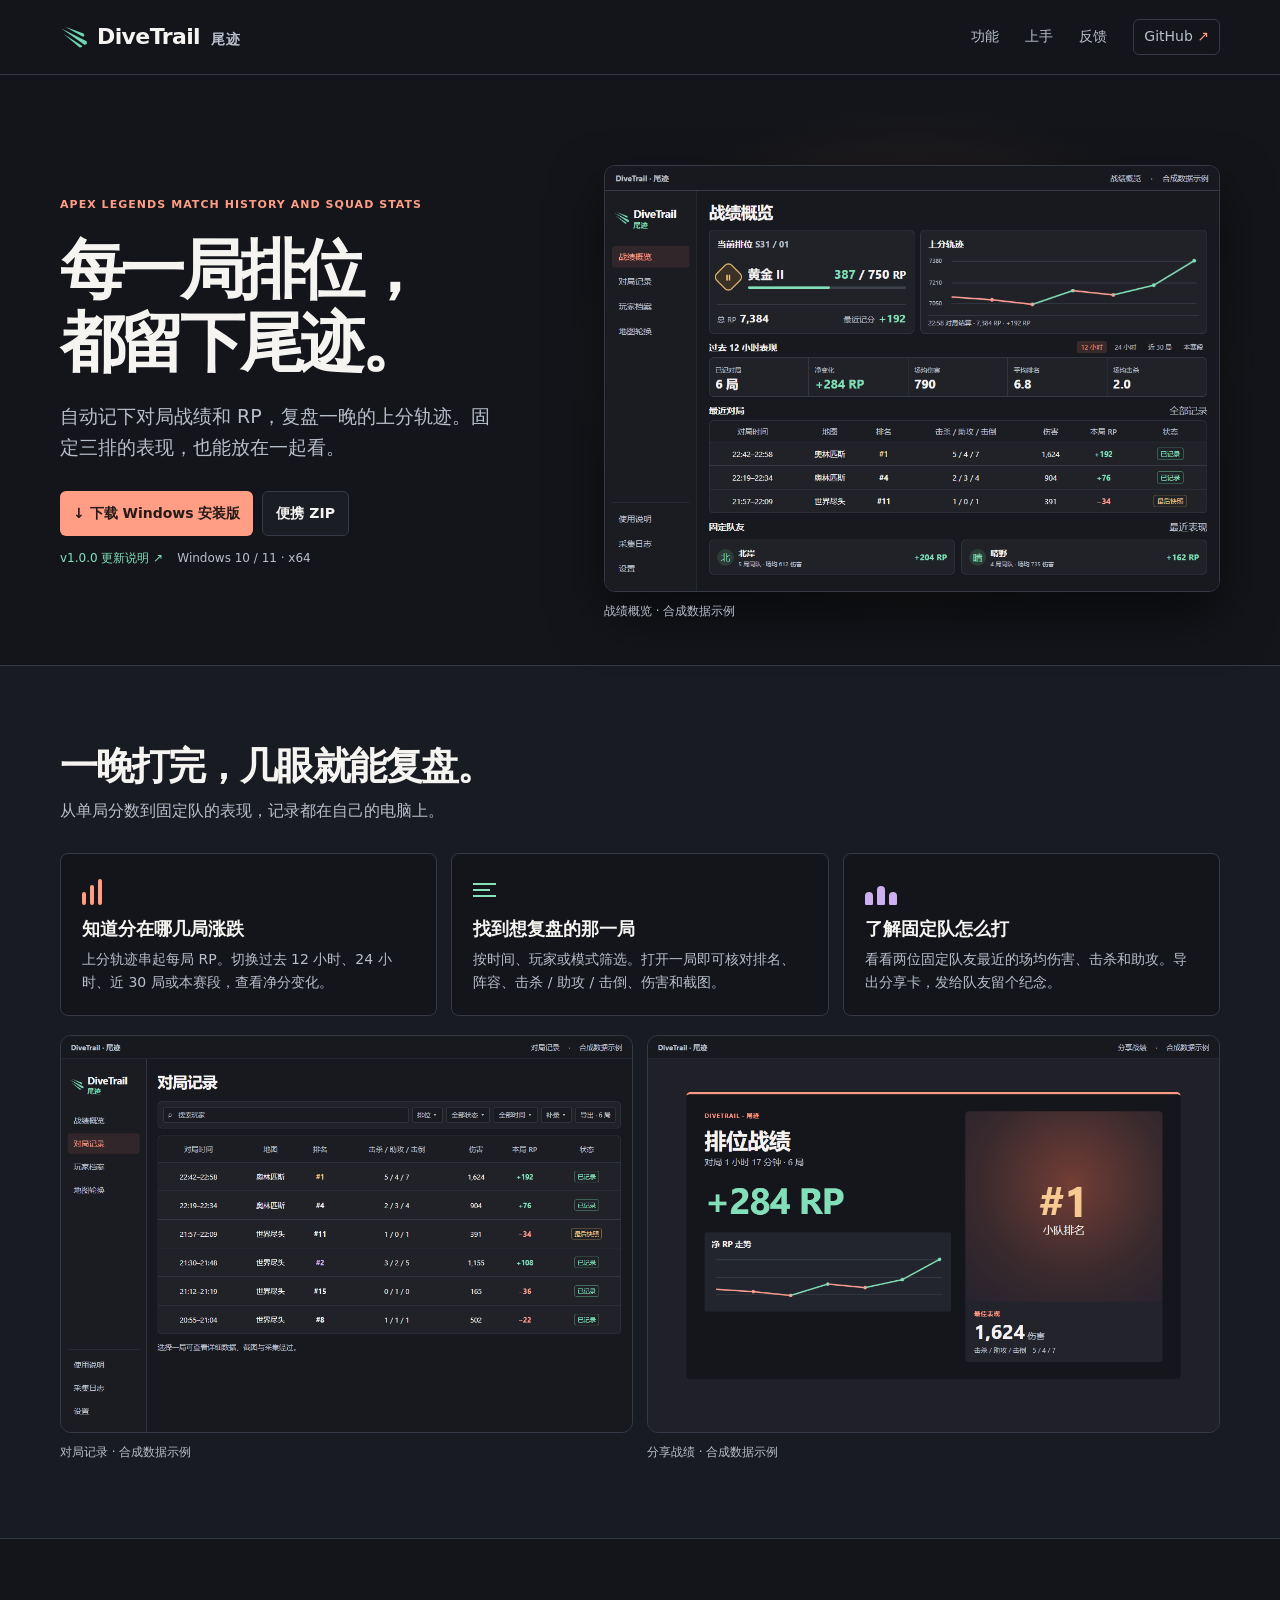
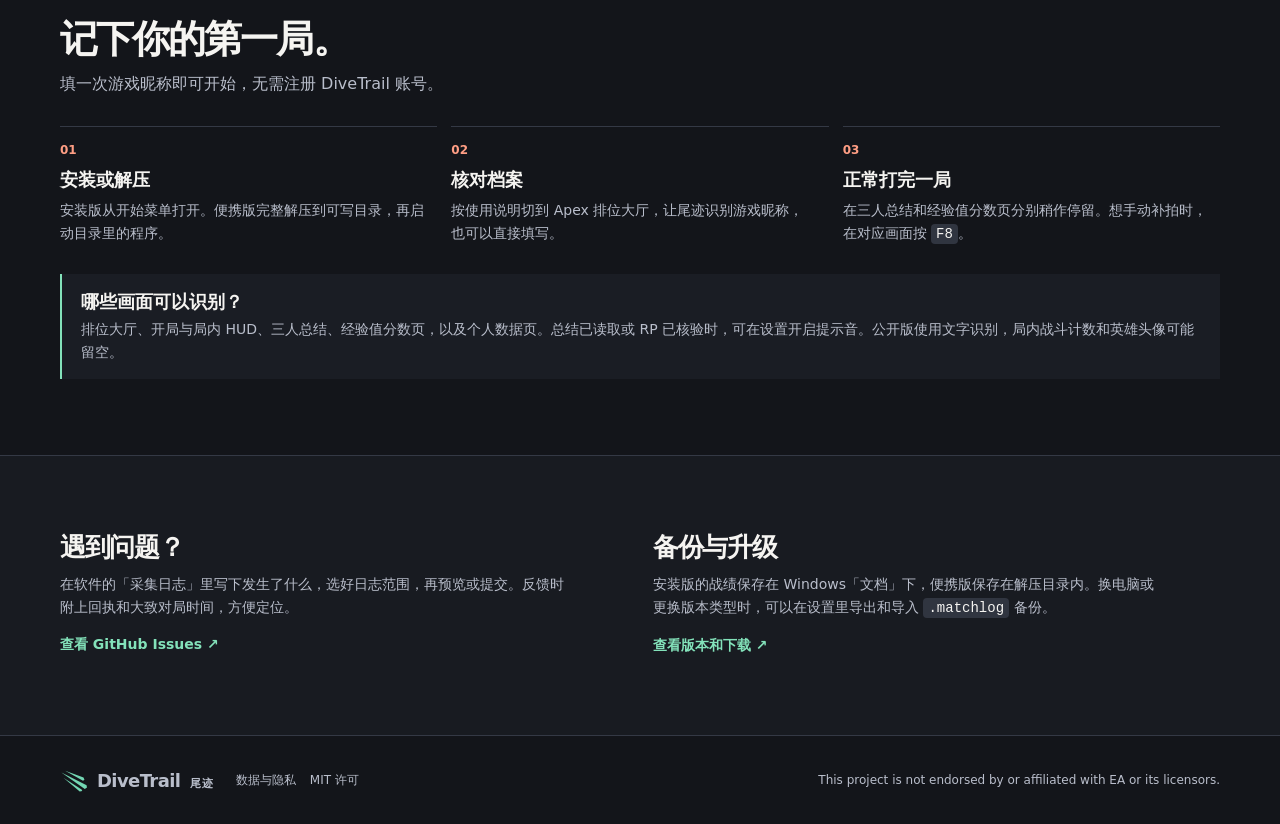
<file: site/index.html>
<!doctype html>
<html lang="zh-CN">
<head>
  <meta charset="utf-8">
  <meta name="viewport" content="width=device-width, initial-scale=1">
  <meta name="description" content="DiveTrail 尾迹是面向 Apex Legends 排位玩家的 Windows 本地战绩工具。自动记录对局、RP 轨迹和固定队表现。">
  <meta name="theme-color" content="#13151a">
  <title>DiveTrail · 尾迹 | Apex Legends 战绩记录</title>
  <link rel="icon" href="assets/divetrail-mark.svg" type="image/svg+xml">
  <link rel="stylesheet" href="site.css">
  <script defer src="releases.js"></script>
</head>
<body>
  <header class="header">
    <div class="shell header-inner">
      <a href="#top" class="wordmark" aria-label="DiveTrail 尾迹首页"><img class="trail-mark" src="assets/divetrail-mark.svg" width="27" height="27" alt=""><span>DiveTrail <small>尾迹</small></span></a>
      <nav aria-label="站点导航">
        <a href="#features">功能</a><a href="#start">上手</a><a href="#feedback">反馈</a>
        <a class="header-source" href="https://github.com/NeckoZo/DiveTrail">GitHub <span aria-hidden="true">↗</span></a>
      </nav>
    </div>
  </header>

  <main id="top">
    <section class="hero shell">
      <div class="hero-copy">
        <p class="eyebrow">Apex Legends match history and squad stats</p>
        <h1>每一局排位，<br>都留下尾迹。</h1>
        <p class="hero-description">自动记下对局战绩和 RP，复盘一晚的上分轨迹。固定三排的表现，也能放在一起看。</p>
        <div class="downloads" id="downloads" aria-label="下载 DiveTrail 1.0.0">
          <a class="button primary" id="setup-download" href="https://github.com/NeckoZo/DiveTrail/releases/download/v1.0.0/DiveTrail-1.0.0-setup-win-x64.exe">↓ 下载 Windows 安装版</a>
          <a class="button secondary" id="portable-download" href="https://github.com/NeckoZo/DiveTrail/releases/download/v1.0.0/DiveTrail-1.0.0-portable-win-x64.zip">便携 ZIP</a>
        </div>
        <p class="release-info"><a id="release-notes" href="https://github.com/NeckoZo/DiveTrail/releases/tag/v1.0.0">v1.0.0 更新说明 ↗</a><span>Windows 10 / 11 · x64</span></p>
      </div>
      <figure class="hero-example">
        <img src="assets/overview.webp" width="1040" height="720" alt="战绩概览示意图，包含当前段位、RP 折线、最近对局和两位固定队友的统计" fetchpriority="high">
        <figcaption>战绩概览 · 合成数据示例</figcaption>
      </figure>
    </section>

    <section id="features" class="band">
      <div class="shell">
        <div class="section-heading">
          <h2>一晚打完，几眼就能复盘。</h2>
          <p>从单局分数到固定队的表现，记录都在自己的电脑上。</p>
        </div>
        <div class="feature-grid">
          <article class="feature">
            <div class="feature-icon icon-graph" aria-hidden="true"><i></i><i></i><i></i></div>
            <h3>知道分在哪几局涨跌</h3>
            <p>上分轨迹串起每局 RP。切换过去 12 小时、24 小时、近 30 局或本赛段，查看净分变化。</p>
          </article>
          <article class="feature">
            <div class="feature-icon icon-table" aria-hidden="true"><i></i><i></i><i></i></div>
            <h3>找到想复盘的那一局</h3>
            <p>按时间、玩家或模式筛选。打开一局即可核对排名、阵容、击杀 / 助攻 / 击倒、伤害和截图。</p>
          </article>
          <article class="feature">
            <div class="feature-icon icon-squad" aria-hidden="true"><i></i><i></i><i></i></div>
            <h3>了解固定队怎么打</h3>
            <p>看看两位固定队友最近的场均伤害、击杀和助攻。导出分享卡，发给队友留个纪念。</p>
          </article>
        </div>
        <div class="example-grid">
          <figure>
            <img src="assets/records.webp" width="1040" height="720" loading="lazy" alt="对局记录示意图，展示日期、地图、名次、伤害、RP 和记录状态">
            <figcaption>对局记录 · 合成数据示例</figcaption>
          </figure>
          <figure>
            <img src="assets/share.webp" width="1040" height="720" loading="lazy" alt="分享卡示意图，展示一晚净增 RP、对局时长、趋势和最佳表现">
            <figcaption>分享战绩 · 合成数据示例</figcaption>
          </figure>
        </div>
      </div>
    </section>

    <section id="start" class="shell start">
      <div class="section-heading">
        <h2>记下你的第一局。</h2>
        <p>填一次游戏昵称即可开始，无需注册 DiveTrail 账号。</p>
      </div>
      <ol class="steps">
        <li><h3>安装或解压</h3><p>安装版从开始菜单打开。便携版完整解压到可写目录，再启动目录里的程序。</p></li>
        <li><h3>核对档案</h3><p>按使用说明切到 Apex 排位大厅，让尾迹识别游戏昵称，也可以直接填写。</p></li>
        <li><h3>正常打完一局</h3><p>在三人总结和经验值分数页分别稍作停留。想手动补拍时，在对应画面按 <kbd>F8</kbd>。</p></li>
      </ol>
      <div class="callout">
        <h3>哪些画面可以识别？</h3>
        <p>排位大厅、开局与局内 HUD、三人总结、经验值分数页，以及个人数据页。总结已读取或 RP 已核验时，可在设置开启提示音。公开版使用文字识别，局内战斗计数和英雄头像可能留空。</p>
      </div>
    </section>

    <section id="feedback" class="band final-band">
      <div class="shell final-grid">
        <div>
          <h2>遇到问题？</h2>
          <p>在软件的「采集日志」里写下发生了什么，选好日志范围，再预览或提交。反馈时附上回执和大致对局时间，方便定位。</p>
          <a href="https://github.com/NeckoZo/DiveTrail/issues" class="text-link">查看 GitHub Issues ↗</a>
        </div>
        <div>
          <h2>备份与升级</h2>
          <p>安装版的战绩保存在 Windows「文档」下，便携版保存在解压目录内。换电脑或更换版本类型时，可以在设置里导出和导入 <code>.matchlog</code> 备份。</p>
          <a href="https://github.com/NeckoZo/DiveTrail/releases" class="text-link">查看版本和下载 ↗</a>
        </div>
      </div>
    </section>
  </main>

  <footer class="shell footer">
    <a href="#top" class="wordmark"><img class="trail-mark" src="assets/divetrail-mark.svg" width="27" height="27" alt=""><span>DiveTrail <small>尾迹</small></span></a>
    <div><a href="https://github.com/NeckoZo/DiveTrail/blob/main/PRIVACY.md">数据与隐私</a><a href="https://github.com/NeckoZo/DiveTrail/blob/main/LICENSE">MIT 许可</a></div>
    <p>This project is not endorsed by or affiliated with EA or its licensors.</p>
  </footer>
</body>
</html>
</file>
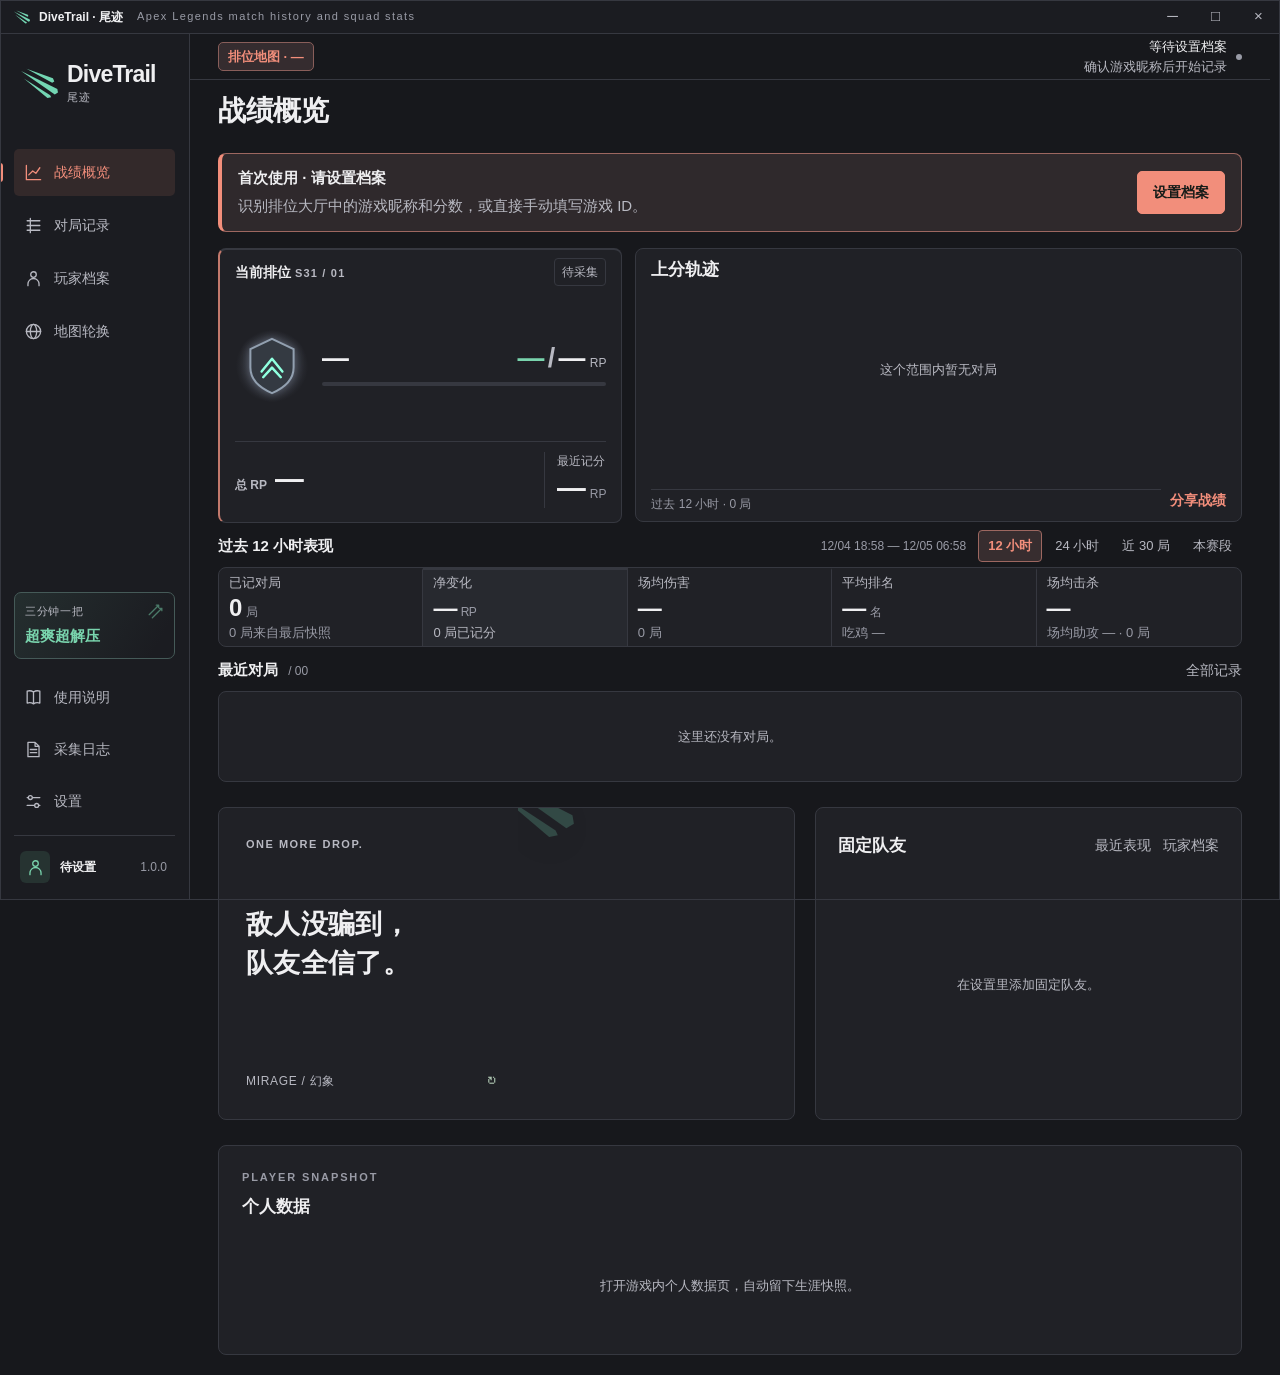
<file: ui/index.html>
<!doctype html>
<html data-artwork="public" lang="zh-CN" data-theme="dark">
<head>
<meta charset="utf-8"><meta name="viewport" content="width=device-width,initial-scale=1">
<meta http-equiv="Content-Security-Policy" content="default-src 'self' data: http://127.0.0.1:*; script-src 'self'; style-src 'self' 'unsafe-inline'; img-src 'self' data:; connect-src 'self' http://127.0.0.1:*">
<title>DiveTrail · 尾迹</title>
<link rel="icon" href="assets/brand/divetrail-mark.svg" type="image/svg+xml"><link rel="stylesheet" href="style.css"><link rel="stylesheet" href="desktop.css"><link rel="stylesheet" href="diagnostics.css"><link rel="stylesheet" href="maps.css">
</head>
<body>
<div class="window-titlebar"><div class="pywebview-drag-region window-drag"><img src="assets/brand/divetrail-mark.svg" alt=""><span>DiveTrail · 尾迹</span><small>Apex Legends match history and squad stats</small></div><div class="window-buttons"><button data-window="minimize" aria-label="最小化">─</button><button data-window="maximize" aria-label="最大化或还原">□</button><button data-window="close" class="window-close" aria-label="收起到托盘" title="收起到托盘">×</button></div></div>
<aside class="sidebar">
  <button class="brand" id="website-btn" type="button" aria-label="打开 DiveTrail 官网" title="打开 DiveTrail 官网"><img src="assets/brand/divetrail-mark.svg" alt=""><div>DiveTrail<small>尾迹</small></div></button>
  <nav aria-label="主导航">
    <button class="nav active" data-nav="overview"><svg viewBox="0 0 24 24" aria-hidden="true"><path d="M3 3v18h18M6 15l5-5 4 3 5-7"/></svg>战绩概览</button>
    <button class="nav" data-nav="matches"><svg viewBox="0 0 24 24" aria-hidden="true"><path d="M4 6h16M4 12h16M4 18h16M8 3v18"/></svg>对局记录</button>
    <button class="nav" data-nav="teammates"><svg viewBox="0 0 24 24" aria-hidden="true"><circle cx="12" cy="7" r="3.5"/><path d="M5 21v-2a7 7 0 0 1 14 0v2"/></svg>玩家档案</button>
    <button class="nav" data-nav="maps"><svg viewBox="0 0 24 24" aria-hidden="true"><circle cx="12" cy="12" r="9"/><ellipse cx="12" cy="12" rx="4" ry="9"/><path d="M3 12h18"/></svg>地图轮换</button>
  </nav>
  <div class="sidebar-bottom">
    <div class="framework-motto"><span>三分钟一把</span><strong>超爽超解压</strong><svg viewBox="0 0 24 24" aria-hidden="true"><path d="M4 16 16 4M13 4h3v3M8 20 20 8M17 8h3v3"/></svg></div>
    <div class="sidebar-tools">
      <button class="nav" id="usage-btn" aria-haspopup="dialog"><svg viewBox="0 0 24 24" aria-hidden="true"><path d="M12 5a9 9 0 0 0-8-1v15a9 9 0 0 1 8 1 9 9 0 0 1 8-1V4a9 9 0 0 0-8 1zm0 0v15"/></svg>使用说明</button>
      <button class="nav" id="capture-diagnostics-btn" aria-haspopup="dialog"><svg viewBox="0 0 24 24" aria-hidden="true"><path d="M5 3h9l5 5v13H5zM14 3v5h5M8 12h8M8 16h8"/></svg>采集日志</button>
      <button class="nav" id="settings-btn" aria-haspopup="dialog"><svg viewBox="0 0 24 24" aria-hidden="true"><path d="M4 7h16M4 17h16"/><circle cx="8" cy="7" r="2.5"/><circle cx="16" cy="17" r="2.5"/></svg>设置</button>
    </div>
    <button class="text-button release-update" id="release-update" hidden></button>
    <div class="sidebar-profile"><div class="avatar apex-avatar"><svg class="sidebar-icon" viewBox="0 0 24 24" aria-hidden="true"><circle cx="12" cy="7" r="3.5"/><path d="M5 21v-2a7 7 0 0 1 14 0v2"/></svg></div><strong id="profile-name">捍卫者</strong><button class="version" id="changelog-btn" aria-label="查看版本历史" title="版本历史">1.0.0</button></div>
  </div>
</aside>
<main>
  <header class="topbar"><span class="season-chip" id="ranked-map-caption">排位地图 · —</span><div class="capture-status"><i id="capture-dot"></i><div><strong id="capture-state">准备就绪</strong><small id="capture-message">等待 Apex</small><progress id="recognition-progress" max="3" aria-label="对局识别进度" hidden></progress></div></div></header>
  <div class="content">
    <div class="page-heading"><h1 id="page-title">战绩概览</h1></div>
    <aside id="profile-notice" class="panel profile-notice" hidden><div><h2 id="profile-notice-title">首次使用 · 请设置档案</h2><p id="profile-notice-message"></p></div><button type="button" class="button primary" id="profile-setup">设置档案</button></aside>
    <aside id="profile-change-notice" class="panel profile-notice" hidden><div><h2>检测到昵称变化</h2><p id="profile-change-message"></p></div><button type="button" class="button primary" id="profile-change-open">核对档案</button></aside>
    <section id="overview-view">
      <div class="hero-grid">
        <article class="panel rank-card">
          <div class="panel-heading"><h2>当前排位 <span class="season-chip" id="season-caption">S31 / 01</span></h2><span class="pill" id="rank-source">缓存</span></div>
          <div class="rank-body">
            <div class="rank-halo"><img class="rank-emblem" id="rank-icon" src="assets/brand/rank-fallback.svg" alt="段位"></div>
            <div class="rank-info">
              <div class="rank-headline"><h2 id="rank-name">—</h2><div class="rank-progress"><strong id="rank-progress">—</strong><span>/</span><span id="rank-capacity">—</span><em>RP</em></div></div>
              <div class="progress-track" id="rank-track" role="progressbar" aria-label="本段晋级进度" title="当前段位内的分数进度"><i id="progress-fill"></i></div>
            </div>
          </div>
          <div class="rank-footer">
            <div id="total-rp" tabindex="0" aria-describedby="rank-cache-time"><span class="total-rp-label">总 RP</span><strong id="total-rp-value">—</strong><small class="rank-tooltip" id="rank-cache-time"></small></div>
            <div><small>最近记分</small><strong id="latest-delta"><span id="latest-delta-value">—</span><em>RP</em></strong></div>
          </div>
        </article>
        <article class="panel trend-panel">
          <div class="panel-heading"><h2>上分轨迹</h2></div>
          <div id="chart"></div>
          <div class="trend-footer"><div id="chart-caption" class="chart-caption"></div><button type="button" class="text-button" id="share-overview-btn" aria-haspopup="dialog">分享战绩</button></div>
        </article>
      </div>
      <div class="section-title"><h2 id="metrics-title">过去 12 小时表现</h2><div class="metrics-controls"><span id="metrics-caption"></span><div class="overview-tools">
        <div class="time-buttons" role="group" aria-label="战绩范围"><button type="button" data-overview-range="12">12 小时</button><button type="button" data-overview-range="24">24 小时</button><button type="button" data-overview-range="30">近 30 局</button><button type="button" data-overview-range="all">本赛段</button></div>
      </div></div></div><div class="metrics" id="metrics"></div>
      <div class="section-title"><h2>最近对局 <span id="recent-count"></span></h2><div class="section-actions"><button class="text-button" data-nav="matches">全部记录</button></div></div><div class="panel table-panel" id="recent-table"></div>
      <section class="performance-section" id="performance-insights" aria-label="对局表现细分"></section>
      <div class="analysis-grid"><article class="hero-panel" id="hero-panel"><div class="hero-grid-art"></div><div class="hero-copy"><span class="eyebrow">ONE MORE DROP.</span><h2 id="hero-line">猎杀来了<br>也是两枪。</h2><div class="hero-signature"><div><span id="hero-name">VANTAGE / 万蒂奇</span><small id="hero-skin"></small></div><button class="icon-button" id="shuffle-hero" aria-label="换个英雄" title="换个英雄">↻</button></div></div><div class="hero-art-frame" id="hero-art-frame"><img id="hero-art" class="hero-art" src="assets/brand/divetrail-mark.svg" alt="万蒂奇"></div></article><article class="panel friends-panel"><div class="panel-heading"><h2>固定队友</h2><div class="metrics-controls"><button type="button" class="text-button" id="friends-recent-btn" aria-haspopup="dialog" title="按首页当前范围查看每位队友的场均数据和近期伤害">最近表现</button><button type="button" class="text-button" data-nav="teammates" title="查看完整的玩家档案和英雄使用数据">玩家档案</button></div></div><div id="friends-list"></div></article></div>
      <section class="panel profile-panel" id="profile-panel"><div class="panel-heading"><div><span class="eyebrow">PLAYER SNAPSHOT</span><h2>个人数据</h2></div><span id="profile-snapshot-time" class="subtle"></span></div><div id="profile-snapshot-content"></div></section>
    </section>
    <section id="matches-view" hidden>
      <div class="panel match-toolbar">
        <label class="search-field"><span>⌕</span><input id="match-search" placeholder="搜索玩家" aria-label="搜索玩家"></label>
        <select id="mode-filter" aria-label="筛选模式"><option value="all">全部模式</option><option value="ranked">排位</option><option value="casual">匹配</option><option value="event">活动</option></select>
        <div class="filters"><button class="filter active" data-filter="all" aria-pressed="true">全部</button><button class="filter" data-filter="wins" aria-pressed="false">吃鸡</button></div>
        <select id="status-filter" aria-label="筛选状态"><option value="all">全部状态</option><option value="recorded">已记录</option><option value="incomplete">待补全</option><option value="snapshot">最后快照</option><option value="ongoing" hidden>进行中</option></select>
        <details id="custom-time"><summary class="button" id="match-time-label">全部时间</summary>
          <div class="panel custom-time-menu">
            <span class="subtle">对局时间 · UTC+8</span>
            <div class="time-buttons" role="group" aria-label="对局时间范围">
              <button type="button" data-match-hours="all" aria-pressed="true">全部时间</button>
              <button type="button" data-match-hours="12" aria-pressed="false">近 12 小时</button>
              <button type="button" data-match-hours="24" aria-pressed="false">近 24 小时</button>
              <button type="button" data-match-hours="168" aria-pressed="false">近 7 天</button>
            </div>
            <div class="time-range-inputs">
              <div class="time-boundary" role="group" aria-label="起始时间"><label for="match-start">从</label><input id="match-start" type="date" aria-label="起始日期"><select id="match-start-hour" aria-label="起始小时" disabled><option value="">时</option></select><select id="match-start-minute" aria-label="起始分钟" disabled><option value="">分</option></select></div>
              <div class="time-boundary" role="group" aria-label="结束时间"><label for="match-end">至</label><input id="match-end" type="date" aria-label="结束日期"><select id="match-end-hour" aria-label="结束小时" disabled><option value="">时</option></select><select id="match-end-minute" aria-label="结束分钟" disabled><option value="">分</option></select></div>
            </div>
            <button type="button" class="text-button" id="match-time-clear">清除日期</button>
          </div>
        </details>

        <details class="supplement-actions"><summary class="button">补录</summary><div class="panel supplement-menu"><button class="button" id="new-match-btn">＋ 添加记录</button><button class="button" id="import-btn">↥ 上传截图</button><button type="button" class="button" id="merge-matches-btn" aria-haspopup="dialog">合并同局</button></div></details>
        <button class="button" id="export-btn" title="导出当前结果">导出 · 0 局</button>
      </div>
      <button type="button" class="text-button" id="undo-merge-btn" hidden>撤销上次合并</button><div id="hero-match-filter" class="hero-match-filter" hidden><span id="hero-match-filter-label"></span><button type="button" class="text-button" id="hero-match-filter-clear">清除英雄筛选 ×</button></div><div class="panel table-panel" id="matches-table"></div><details class="panel recovery-panel"><summary>采集线索 <span id="recovery-count"></span></summary><button type="button" class="text-button" data-open-folder="inbox">打开待识别截图 ↗</button><div id="recovery-list"></div></details><details class="panel recovery-panel"><summary>局内快照 <span id="backup-count"></span></summary><div id="backup-list"></div></details>
    </section>
    <section id="teammates-view" hidden>
      <article class="panel player-heroes">
        <div class="panel-heading"><div><h2>赛段表现</h2><span id="hero-stats-scope" class="subtle"></span></div>
          <label class="hero-player-control">玩家<select id="hero-player" aria-label="选择查看英雄统计的玩家"></select></label>
        </div>
        <p id="hero-player-summary" class="subtle" aria-live="polite"></p>
        <div id="player-performance"></div>
        <div class="section-title profile-hero-heading"><h3>英雄使用统计</h3></div>
        <div class="table-panel" id="player-hero-table"></div>
      </article>
      <div class="section-title"><h2>固定队友</h2></div>
      <div class="teammate-grid" id="teammate-grid"></div>
    </section>
    <section id="maps-view" hidden>
      <div class="section-title map-section-heading"><h2>当前轮换</h2><button type="button" class="button" id="map-refresh">刷新轮换</button></div>
      <div id="map-rotation" aria-label="当前与下一张地图"></div>
      <div class="section-title map-section-heading"><h2>地图战绩</h2><select id="map-scope" aria-label="地图战绩模式"><option value="all">全部模式</option><option value="ranked">排位</option><option value="casual">匹配</option><option value="event">活动</option></select></div>
      <div id="map-stats"></div>
    </section>
  </div>
</main>
<dialog id="profile-setup-dialog" aria-labelledby="profile-setup-title">
  <form id="profile-setup-form">
    <div class="dialog-header"><h2 id="profile-setup-title">建立本机档案</h2><button type="button" class="icon-button" data-close="profile-setup-dialog" aria-label="关闭">×</button></div>
    <p class="subtle">点「开始识别」，切回 Apex 并停留在排位大厅。识别结束后会提醒你回到 DiveTrail。</p>
    <div class="profile-scan">
      <button type="button" class="button primary" id="profile-scan-btn">开始识别</button>
      <p id="profile-scan-status" role="status"></p>
    </div>
    <label>Apex 游戏昵称<input name="self_name" type="text" maxlength="64" required autocomplete="off" spellcheck="false" placeholder="可直接手动填写游戏内显示的 ID"></label>
    <div class="dialog-footer"><button type="button" class="text-button" id="profile-setup-settings">打开设置</button><button type="submit" class="button primary">确认并开始</button></div>
  </form>
</dialog>
<dialog id="profile-change-dialog" aria-labelledby="profile-change-title">
  <div class="dialog-header"><h2 id="profile-change-title">这是同一个账号吗？</h2><button type="button" class="icon-button" data-close="profile-change-dialog" aria-label="暂不处理">×</button></div>
  <dl class="profile-identity"><div><dt>当前档案</dt><dd id="profile-change-current"></dd></div><div><dt>大厅昵称</dt><dd id="profile-change-detected"></dd></div></dl>
  <div class="profile-choice"><strong>新建档案</strong><p>适用于切换账号。旧档案保留，新昵称使用独立战绩。</p></div>
  <div class="profile-choice"><strong>合并到原档案</strong><p>适用于同一账号改名。合并前会自动备份数据库。</p></div>
  <p class="profile-change-error" id="profile-change-error" role="alert" hidden></p>
  <div class="dialog-footer profile-change-actions"><button type="button" class="text-button" data-close="profile-change-dialog" autofocus>暂不处理</button><button type="button" class="button" data-profile-choice="new">新建档案</button><button type="button" class="button primary" data-profile-choice="merge">备份并合并</button></div>
</dialog>
<dialog id="usage-dialog" aria-labelledby="usage-title">
  <div class="dialog-header"><h2 id="usage-title">使用说明</h2><button type="button" class="icon-button" data-close="usage-dialog" aria-label="关闭">×</button></div>
  <ol class="usage-steps">
    <li><strong>全自动识别</strong><p>首次建立档案后，DiveTrail 会自动读取 Apex 前台的排位大厅、开局倒计时、局内快照、赛后总结、经验值页的 RP，以及个人数据页。打完可以切到总结和经验值页，补齐本局数据。</p></li>
    <li><strong><kbd>F8</kbd> 手动补拍</strong><p>想补拍总结或分数时，在对应的 Apex 页面按 F8。</p></li>
    <li><strong>听音效确认进度</strong><p>总结已读取、RP 已核验时会按设置播放提示音。可在「设置 → 采集与音效」试听并选择提醒时机。</p></li>
    <li><strong>暂停或退出</strong><p>窗口右上角的 × 会收起到 Windows 托盘。在设置里暂停或继续记录，右键托盘图标可完全退出。</p></li>
    <li><strong>遇到问题</strong><p>在 <button type="button" class="text-button inline-guide-link" id="usage-feedback">采集日志</button> 描述遇到的问题。漏记或错记时，附上大致对局时间和当时看到的游戏页面。</p></li>
  </ol>
  <div class="dialog-footer usage-actions"><button type="button" class="button" id="usage-return" data-close="usage-dialog" autofocus>返回</button></div>
</dialog>
<dialog id="settings-dialog" aria-labelledby="settings-title">
  <form id="settings-form" novalidate>
    <div class="dialog-header"><h2 id="settings-title">设置</h2><button class="icon-button" type="button" data-close="settings-dialog" aria-label="关闭">×</button></div>
    <div class="settings-columns">
      <section class="settings-section" aria-labelledby="settings-profile-title">
        <h3 id="settings-profile-title">账户与显示</h3>
        <label class="settings-field">我的昵称<input name="self_name" required maxlength="64"></label>
        <div class="form-row">
          <label class="settings-field">固定队友 1<input name="friend_one" maxlength="64" placeholder="选填"></label>
          <label class="settings-field">固定队友 2<input name="friend_two" maxlength="64" placeholder="选填"></label>
        </div>
        <label class="settings-field">主题<select name="theme"><option value="dark">深色 · 夜航</option><option value="slate">中间色 · 岩灰</option><option value="light">浅色 · 晨雾</option></select></label>
        <label class="settings-toggle"><input type="checkbox" name="reduce_motion">减少界面动效</label>
        <label class="settings-toggle"><input type="checkbox" name="show_hero_board">首页英雄卡</label>
        <div class="settings-group">
          <label class="settings-toggle"><input type="checkbox" name="auto_season">自动切换赛季</label>
          <div class="form-row">
            <label class="settings-field">赛季<input name="season" required></label>
            <label class="settings-field">赛段<select name="split"><option value="1">01</option><option value="2">02</option></select></label>
          </div>
        </div>
      </section>
      <section class="settings-section" aria-labelledby="settings-game-title">
        <div class="setting-inline settings-recording-heading"><h3 id="settings-game-title">采集与音效</h3><button type="button" class="button" id="record-control">暂停记录</button></div>
        <div class="settings-group">
          <label class="settings-toggle settings-disabled" title="结算页打开后仍会自动识别"><input type="checkbox" name="auto_switch" disabled><span>自动采集结算页<small>自动切页暂不可用</small></span></label>
          <label class="settings-toggle" title="游戏在前台时延后识别任务，减少局内资源占用"><input type="checkbox" name="low_impact"><span>游戏优先<small>局内仅采集，结算后识别</small></span></label>
          <label class="settings-toggle"><input type="checkbox" name="debug_mode">调试状态</label>
          <label class="settings-toggle"><input type="checkbox" name="start_on_login">登录 Windows 后启动</label>
        </div>
        <div class="settings-group sound-settings">
          <h4>结算音效</h4>
          <div class="sound-choice">
            <label class="settings-field">提示音<select name="settlement_tone"><option value="summary">提示音 A</option><option value="rank">提示音 B</option><option value="end">提示音 C</option></select></label>
            <button type="button" class="button" id="sound-preview" aria-label="试听所选音效">试听</button>
          </div>
          <label class="settings-toggle"><input type="checkbox" name="sound_end_enabled">进入赛后</label>
          <label class="settings-toggle"><input type="checkbox" name="sound_summary_enabled">总结已读取</label>
          <label class="settings-toggle"><input type="checkbox" name="sound_rank_enabled">RP 已核验</label>
        </div>
      </section>
      <section class="settings-section" aria-labelledby="settings-retention-title">
        <h3 id="settings-retention-title">截图保留</h3>
        <div class="settings-group">
          <label class="settings-toggle"><input type="checkbox" name="auto_cleanup">定期清理截图</label>
          <label class="settings-inline-number"><span>临时截图</span><span><input type="number" name="cleanup_temporary_days" min="1" max="3650" required>天</span></label>
          <label class="settings-inline-number"><span>待补录截图</span><span><input type="number" name="cleanup_review_days" min="1" max="3650" required>天</span></label>
          <label class="settings-inline-number"><span>原始截图</span><span><input type="number" name="cleanup_original_days" min="1" max="3650" required>天</span></label>
          <div class="data-buttons">
            <button type="button" class="button" data-open-folder="screenshots">打开截图</button>
            <button type="button" class="button" id="cleanup-btn">清理截图</button>
          </div>
        </div>
        <div class="settings-group">
          <h4>本地数据</h4>
          <div class="data-buttons"><button type="button" class="button" id="backup-export" title="将本地战绩打包为 .matchlog 备份">导出备份</button><button type="button" class="button" id="backup-import">导入备份</button><button type="button" class="button" data-open-folder="data">打开目录</button><button type="button" class="button danger-button" id="reset-btn" title="清空战绩、分数校准和截图，需再次确认">重置数据</button></div>
        </div>
      </section>
      <section class="settings-section" aria-labelledby="settings-highlights-title">
        <h3 id="settings-highlights-title">精彩对局</h3>
        <div class="settings-group">
          <label class="settings-inline-number"><span>高光保留</span><span><input type="number" name="highlight_days" min="0" max="3650" required>天</span></label>
          <button type="button" class="button" data-open-folder="highlights">打开高光</button>
          <small class="settings-note">0 天为永久保留。</small>
        </div>
        <div class="settings-group">
          <h4>高光门槛</h4>
          <div class="highlight-fields">
            <label class="settings-field">个人击杀 ≥<input type="number" name="highlight_kills" min="0" max="500" required></label>
            <label class="settings-field">团队击杀 ≥<input type="number" name="highlight_team_kills" min="0" max="500" required></label>
            <label class="settings-field">个人伤害 ≥<input type="number" name="highlight_damage" min="0" max="100000" required></label>
            <label class="settings-field">本局 RP ≥<input type="number" name="highlight_rp" min="0" max="3000" required></label>
          </div>
          <small class="settings-note">满足任一条件即可，填 0 关闭该条件。</small>
        </div>
      </section>
    </div>
    <div class="dialog-footer"><span id="settings-save-status" role="status">设置自动保存</span><button class="button" type="submit">完成</button></div>
  </form>
</dialog>
<dialog id="import-preview-dialog" aria-labelledby="import-preview-title">
  <form method="dialog">
    <div class="dialog-header"><h2 id="import-preview-title">核对补图分组</h2><button type="submit" value="cancel" class="icon-button" aria-label="关闭">×</button></div>
    <p id="import-preview-message" class="subtle"></p>
    <ol id="import-preview-list"></ol>
    <div class="dialog-footer"><button type="submit" value="cancel" class="button" autofocus>取消</button><button type="submit" value="confirm" class="button primary">确认补入</button></div>
  </form>
</dialog>
<dialog id="capture-diagnostics-dialog" aria-labelledby="capture-diagnostics-title">
  <div class="dialog-header"><h2 id="capture-diagnostics-title">采集日志</h2><button class="icon-button" data-close="capture-diagnostics-dialog" aria-label="关闭">×</button></div>
  <p class="diagnostics-note" id="capture-diagnostics-note"></p>
  <textarea id="capture-diagnostics-text" readonly aria-label="采集日志记录" spellcheck="false"></textarea>
  <div class="diagnostics-actions"><button type="button" class="button" id="cloud-logs-download" hidden>下载云端日志</button><button type="button" class="button" id="capture-diagnostics-refresh">刷新</button><button type="button" class="button" id="capture-diagnostics-copy">复制事件</button><button type="button" class="button" id="capture-diagnostics-export">导出日志</button></div>
  <section id="diagnostics-upload" class="diagnostics-upload" aria-label="匿名反馈">
    <label for="diagnostics-feedback" class="diagnostics-feedback-label">反馈说明 <span class="subtle">选填</span></label>
    <textarea id="diagnostics-feedback" rows="2" maxlength="1000" placeholder="发生了什么？可附上大致的对局时间" aria-describedby="diagnostics-feedback-hint"></textarea>
    <p id="diagnostics-feedback-hint" class="subtle">最多 1,000 字。说明会原样发送，请避开账号、联系方式和本机路径。</p>
    <fieldset id="diagnostics-range"><legend>随反馈发送</legend>
      <label><input type="radio" name="diagnostics-range" value="24h" checked>最近 24 小时日志</label>
      <label><input type="radio" name="diagnostics-range" value="all">全部保留日志</label>
      <label><input type="radio" name="diagnostics-range" value="none">仅发送说明</label>
    </fieldset>
    <div class="diagnostics-upload-footer">
      <p id="diagnostics-upload-status" role="status" class="subtle">匿名日志包含采集时间、事件类型和报告内编号。</p>
      <div class="diagnostics-actions">
        <button type="button" class="button" id="diagnostics-preview">预览</button>
        <button type="button" class="button primary" id="diagnostics-submit">提交</button>
      </div>
    </div>
  </section>
</dialog>
<dialog id="cloud-logs-auth" aria-labelledby="cloud-logs-auth-title">
  <form id="cloud-logs-auth-form">
    <div class="dialog-header"><h2 id="cloud-logs-auth-title">下载云端日志</h2><button type="button" class="icon-button" data-close="cloud-logs-auth" aria-label="关闭">×</button></div>
    <label>管理口令<input type="password" name="pin" inputmode="numeric" autocomplete="off" pattern="[0-9]{6}" required></label>
    <div class="dialog-footer"><button type="button" class="button" data-close="cloud-logs-auth">取消</button><button type="submit" class="button primary">下载</button></div>
  </form>
</dialog>
<dialog id="community-dialog" aria-labelledby="anonymous-title">
  <div class="dialog-header"><h2 id="anonymous-title">匿名战绩统计</h2><button class="icon-button" data-close="community-dialog" aria-label="关闭">×</button></div>
  <section id="anonymous-upload" class="anonymous-upload">
    <p class="subtle">自愿参与社区统计。只发送开启后完成且经过预览的对局，含日期、赛段、模式、英雄、名次和伤害。</p>
    <label class="settings-toggle"><input id="anonymous-enabled" type="checkbox">允许匿名上传</label>
    <div class="diagnostics-actions">
      <button type="button" class="button" id="anonymous-preview" disabled>预览本次上传</button>
      <button type="button" class="button primary" id="anonymous-send" hidden>确认上传</button>
      <button type="button" class="button" id="anonymous-summary" disabled>查看社区统计</button>
    </div>
    <p id="anonymous-status" role="status" class="subtle">默认关闭</p>
  </section>
</dialog>
<dialog id="share-overview-dialog" aria-labelledby="share-overview-title">
  <div class="dialog-header"><h2 id="share-overview-title">今晚战绩</h2><button class="icon-button" data-close="share-overview-dialog" aria-label="关闭">×</button></div>
  <div class="share-options">
    <label class="settings-toggle"><input type="checkbox" id="share-hide-names" checked>隐藏玩家名</label>
    <label class="share-skin-label">英雄立绘 <select id="share-skin" disabled><option value="">默认立绘</option></select></label>
  </div>
  <canvas id="share-card" width="960" height="520" aria-label="战绩分享图预览"></canvas>
  <div class="dialog-footer"><button class="button" id="share-save-btn">保存图片</button><button class="button primary" id="share-copy-btn">复制图片</button></div>
</dialog>
<dialog id="reset-dialog"><div class="dialog-header"><h2>重置本地数据</h2><button class="icon-button" data-close="reset-dialog">×</button></div><div id="reset-content"></div></dialog>
<dialog id="friends-recent-dialog" aria-labelledby="friends-recent-title"><div class="dialog-header"><div><h2 id="friends-recent-title">固定队友 · 近 12 小时</h2><span class="subtle">各项按已识别的数据计算</span></div><button type="button" class="icon-button" data-close="friends-recent-dialog" aria-label="关闭">×</button></div><div class="table-panel" id="friends-recent-content"></div></dialog>
<dialog id="merge-dialog" aria-labelledby="merge-title">
  <form id="merge-form">
    <div class="dialog-header"><h2 id="merge-title">合并同一局的记录</h2><button type="button" class="icon-button" data-close="merge-dialog" aria-label="关闭">×</button></div>
    <div id="merge-selection">
      <p class="subtle">选择同一场对局的两条记录，先核对时间、排名、伤害和 RP。</p>
      <label>第一条记录<select id="merge-first" required></select></label>
      <label>第二条记录<select id="merge-second" required></select></label>
    </div>
    <div id="merge-preview" hidden></div>
    <p id="merge-error" role="alert" hidden></p>
    <div class="dialog-footer">
      <button type="button" class="text-button" id="merge-edit-selection" hidden>重新选择</button>
      <button type="button" class="button" data-close="merge-dialog">取消</button>
      <button type="submit" class="button primary" id="merge-submit">核对记录</button>
    </div>
  </form>
</dialog>
<dialog id="detail-dialog"><div class="dialog-header"><div><span class="eyebrow">MATCH REPORT</span><h2>对局详情</h2></div><button class="icon-button" data-close="detail-dialog" aria-label="关闭">×</button></div><div id="detail-body"></div></dialog>
<dialog id="cleanup-dialog"><form id="cleanup-form"><div class="dialog-header"><h2>清理本地截图</h2><button class="icon-button" type="button" data-close="cleanup-dialog">×</button></div><label class="radio-label"><input type="radio" name="mode" value="temporary" checked> 仅清理已处理的临时截图</label><label class="radio-label"><input type="radio" name="mode" value="expired"> 按已保存的保留期限清理</label><label class="radio-label"><input type="radio" name="mode" value="all"> 清理全部已处理截图</label><p class="subtle">战绩数据、英雄样本和待识别任务保留。</p><div class="dialog-footer"><span id="cleanup-result"></span><button class="button primary" type="submit">开始清理</button></div></form></dialog>
<dialog id="image-dialog"><div class="dialog-header"><h2>原始截图</h2><button class="icon-button" data-close="image-dialog">×</button></div><img id="evidence-image" alt="原始游戏截图"></dialog>
<dialog id="changelog-dialog" aria-labelledby="changelog-title"><div class="dialog-header"><div><span class="eyebrow">WHAT'S NEW</span><h2 id="changelog-title">版本历史</h2></div><button class="icon-button" data-close="changelog-dialog" aria-label="关闭">×</button></div><div id="changelog-content"></div><details id="tray-mascot" class="tray-mascot" hidden><summary>托盘彩蛋</summary><img src="assets/brand/divetrail-mascot.svg" alt="叼玫瑰的小水怪"></details></dialog>
<dialog id="new-match-dialog"><form id="new-match-form"><div class="dialog-header"><h2>添加对局记录</h2><button class="icon-button" type="button" data-close="new-match-dialog">×</button></div><div class="form-row"><label>对局时间<input name="time" type="datetime-local" required></label><label>模式<select name="mode"><option value="ranked">排位</option><option value="casual">匹配</option><option value="event">活动</option></select></label><label>排名<input name="placement" type="number" min="1" max="30"></label><label>本局 RP<input name="delta" type="number" min="-3000" max="3000"></label></div><div id="manual-players"></div><div class="dialog-footer"><span>只填已知数据</span><button type="submit" class="button primary">保存记录</button></div></form></dialog><div id="toast" class="toast" role="status" hidden></div><datalist id="hero-names"></datalist>
<script src="climb-chart.js"></script><script src="match-filters.js"></script><script src="overview.js"></script><script src="maps.js"></script><script src="app.js"></script><script src="window-layout.js"></script>
</body></html>
</file>
<file: site/site.css>
:root {
  color-scheme: dark;
  --background: #13151a;
  --surface: #1a1d24;
  --edge: #343945;
  --white: #f5f4f1;
  --quiet: #b9becb;
  --accent: #ff9e84;
  --mint: #83e2ba;
  --font: "Segoe UI", "Microsoft YaHei UI", "PingFang SC", system-ui, sans-serif;
  font: 16px/1.65 var(--font);
  color: var(--white);
  background: var(--background);
}

* { box-sizing: border-box; }
body, figure, h1, h2, h3, p { margin: 0; }
main[id], section[id] { scroll-margin-top: 22px; }
a { color: inherit; text-decoration: none; }
a:focus-visible { outline: 2px solid var(--mint); outline-offset: 5px; border-radius: 4px; }
img { display: block; width: 100%; height: auto; }
p { color: var(--quiet); }
.shell { width: min(1160px, calc(100% - 64px)); margin-inline: auto; }
.header { border-bottom: 1px solid var(--edge); }
.header-inner { min-height: 74px; display: flex; align-items: center; justify-content: space-between; gap: 18px; }
.wordmark { display: inline-flex; align-items: center; gap: 10px; font-size: 22px; font-weight: 760; white-space: nowrap; letter-spacing: -.6px; }
.wordmark small { margin-left: 4px; font-size: .62em; color: var(--quiet); letter-spacing: .08em; }
.trail-mark { flex: none; width: 27px; height: 27px; }
nav { display: flex; align-items: center; flex-wrap: wrap; justify-content: end; gap: clamp(12px, 2.1vw, 26px); font-size: 14px; color: var(--quiet); }
nav a:hover, .release-info a:hover, .footer a:hover, .text-link:hover { color: var(--white); }
.header-source { padding: 5px 10px; border: 1px solid var(--edge); border-radius: 6px; }
.header-source span { color: var(--accent); }

.hero { display: grid; grid-template-columns: minmax(0,.88fr) minmax(0,1.12fr); align-items: center; gap: clamp(20px, 5vw, 60px); min-height: 560px; padding-block: clamp(52px, 7vw, 92px) 44px; }
.hero-copy { padding-bottom: 21px; }
.eyebrow { color: var(--accent); font-size: 11px; font-weight: 700; letter-spacing: .095em; text-transform: uppercase; }
.hero h1 { margin: 18px 0 21px; font-size: clamp(42px, 5.1vw, 74px); line-height: 1.13; letter-spacing: -.075em; font-weight: 810; }
.hero-description { max-width: 23em; font-size: clamp(16px, 1.5vw, 19px); }
.downloads { display: flex; flex-wrap: wrap; gap: 9px; margin-top: 27px; }
.button { display: inline-flex; align-items: center; min-height: 45px; padding: 9px 13px; font-size: 14px; border-radius: 6px; font-weight: 700; transition: transform 140ms, background 140ms; }
.button:hover { transform: translateY(-2px); }
.primary { background: var(--accent); color: #271b19; }
.primary:hover { background: #ffc3b2; }
.secondary { border: 1px solid var(--edge); background: var(--surface); }
.secondary:hover { background: #2a2e38; }
.release-info { display: flex; gap: 8px 14px; flex-wrap: wrap; margin-top: 13px; font-size: 12px; color: var(--quiet); }
.release-info a { color: var(--mint); }
.hero-example { position: relative; }
.hero-example::before { content: ""; position: absolute; z-index: -1; inset: -13% -5% 1%; background: radial-gradient(ellipse, #72473366 0%, transparent 72%); pointer-events: none; }
.hero-example img, .example-grid img { border-radius: 11px; border: 1px solid var(--edge); background: #171a20; }
.hero-example img { box-shadow: 0 24px 52px #0008; }
figcaption { margin-top: 10px; color: var(--quiet); font-size: 12px; }

.band { border-block: 1px solid var(--edge); background: #181b21; }
.band .shell, .start { padding-block: clamp(44px, 6vw, 76px); }
.section-heading { margin-bottom: 28px; }
h2 { font-size: clamp(24px, 3vw, 40px); line-height: 1.25; letter-spacing: -.05em; }
.section-heading p { margin-top: 8px; }
.feature-grid, .steps { display: grid; grid-template-columns: repeat(3, minmax(0,1fr)); gap: 14px; }
.feature { border: 1px solid var(--edge); border-radius: 8px; background: var(--background); padding: 21px; }
h3 { font-size: 18px; line-height: 1.4; }
.feature p, .steps p { font-size: 14px; margin-top: 7px; }
.feature-icon { width: 32px; height: 30px; display: flex; gap: 4px; align-items: flex-end; margin-bottom: 11px; color: var(--accent); }
.icon-graph i { width: 4px; border-radius: 3px; height: 13px; background: currentColor; }
.icon-graph i:nth-child(2) { height: 20px; }
.icon-graph i:nth-child(3) { height: 26px; }
.icon-table { flex-direction: column; justify-content: center; align-items: flex-start; color: var(--mint); }
.icon-table i { height: 2px; width: 23px; background: currentColor; }
.icon-table i:nth-child(2) { width: 17px; }
.icon-squad { color: #cdb0f1; }
.icon-squad i { width: 8px; height: 13px; border-radius: 6px 6px 2px 2px; background: currentColor; }
.icon-squad i:nth-child(2) { height: 19px; }
.example-grid { display: grid; grid-template-columns: repeat(2,minmax(0,1fr)); gap: 14px; margin-top: 19px; }

.steps { list-style: none; padding: 0; margin: 0; counter-reset: step; }
.steps li { counter-increment: step; border-top: 1px solid var(--edge); padding: 14px 12px 6px 0; }
.steps li::before { content: "0" counter(step); display: block; color: var(--accent); font-size: 12px; font-weight: 750; margin-bottom: 6px; font-variant-numeric: tabular-nums; }
kbd, code { padding: 2px 5px; background: #303540; color: var(--white); border-radius: 4px; font-family: ui-monospace, monospace; }
.callout { margin-top: 22px; padding: 15px 19px; border-left: 2px solid var(--mint); background: var(--surface); }
.callout p { margin-top: 4px; font-size: 14px; }
.final-grid { display: grid; grid-template-columns: repeat(2,minmax(0,1fr)); gap: 26px; }
.final-grid h2 { font-size: clamp(21px, 2vw, 27px); }
.final-grid p { margin: 9px 0 12px; max-width: 36em; font-size: 14px; }
.text-link { color: var(--mint); font-size: 14px; font-weight: 650; }
.footer { display: flex; flex-wrap: wrap; align-items: center; gap: 10px 22px; min-height: 90px; padding-block: 20px; }
.footer .wordmark { font-size: 18px; }
.footer div { display: flex; gap: 14px; }
.footer a, .footer p { color: var(--quiet); font-size: 12px; }
.footer p { margin-left: auto; }

@media (max-width: 890px) {
  .hero { grid-template-columns: minmax(0,1fr); padding-top: 54px; }
  .hero-copy { padding-bottom: 0; }
  .hero-example { max-width: 640px; margin-top: 10px; }
  .hero-example::before { inset: -5% 0 0; }
}
@media (max-width: 610px) {
  .shell { width: calc(100% - 34px); }
  .header-inner { min-height: 62px; gap: 7px; }
  .header .wordmark { font-size: 17px; gap: 6px; }
  .header .wordmark small { display: none; }
  .header nav { gap: 8px; font-size: 12px; }
  .header-source { padding: 3px 5px; }
  .hero h1 { font-size: clamp(35px, 8vw, 48px); }
  .feature-grid, .example-grid, .steps, .final-grid { grid-template-columns: 1fr; }
  .footer p { flex-basis: 100%; margin-left: 0; }
}
@media (prefers-reduced-motion: reduce) {
  .button { transition: none; }
  .button:hover { transform: none; }
}
</file>
<file: ui/style.css>
@font-face{font-family:Archivo;src:url(assets/fonts/archivo.ttf) format('truetype');font-weight:100 900;font-display:swap}
:root{color-scheme:dark;--bg:#0d1418;--sidebar:#10191e;--panel:#162127;--panel-2:#1a282d;--input:#101a20;--text:#e4eae5;--muted:#8ea4ab;--faint:#647e87;--line:#2b3c42;--green:#b9d793;--orange:#ed835f;--red:#ed8b79;--gold:#d5be83;--font:Archivo,'Microsoft YaHei UI','Segoe UI',sans-serif;--radius:8px;--shadow:0 24px 100px #0007}
:root[data-theme=light]{color-scheme:light;--bg:#eceee6;--sidebar:#e3e8de;--panel:#f4f5ee;--panel-2:#e8eddf;--input:#f9faf4;--text:#263c37;--muted:#60786d;--faint:#7b8e82;--line:#cdd7c8;--green:#4a773e;--orange:#b95237;--red:#bd513f;--gold:#85662f;--shadow:0 24px 100px #304b3620}
*{box-sizing:border-box}body{margin:0;background:var(--bg);color:var(--text);font:14px var(--font);min-width:980px}button,input,select{font:inherit}button{background:none;border:0;color:inherit;cursor:pointer}button:disabled{opacity:.55;cursor:wait}a{color:inherit;text-decoration:none}input,select{background:var(--input);border:1px solid var(--line);border-radius:5px;color:var(--text);padding:9px 11px;min-width:0}input:focus,select:focus,button:focus-visible{outline:2px solid var(--green);outline-offset:3px}input[type=checkbox],input[type=radio]{accent-color:var(--green)}[hidden]{display:none!important}h1,h2,h3,p{margin:0}h2{font-size:17px;font-weight:600}h3{font-size:14px;font-weight:600}small{font-size:12px}em{font-style:normal}strong{font-weight:650}.eyebrow{display:block;font-size:10px;font-weight:650;letter-spacing:1.9px;color:var(--faint)}.subtle,.muted{color:var(--muted);font-size:12px}.positive{color:var(--green)}.negative{color:var(--red)}.pill{font-size:11px;padding:4px 7px;border:1px solid var(--line);border-radius:4px;white-space:nowrap;color:var(--muted)}
.sidebar{position:fixed;inset:0 auto 0 0;width:190px;background:var(--sidebar);border-right:1px solid var(--line);padding:27px 14px 17px;display:flex;flex-direction:column;z-index:5}.brand{display:flex;gap:9px;align-items:center;padding:0 5px;margin-bottom:45px}.brand img{width:35px;height:35px}.brand>div{font-size:23px;font-weight:650;letter-spacing:-.8px}.brand>div>span{color:var(--orange)}.brand small{display:block;font-size:8px;letter-spacing:1.2px;color:var(--muted);font-weight:500;margin-top:6px}.nav{display:flex;align-items:center;text-align:left;gap:11px;width:100%;border-radius:5px;padding:13px 10px;color:var(--muted);font-size:14px;position:relative;margin-bottom:6px}.nav>span{width:20px;font-size:19px;text-align:center}.nav>small{margin-left:auto;color:var(--faint);font-size:11px}.nav:hover{background:var(--panel-2);color:var(--text)}.nav.active{color:var(--orange);background:color-mix(in srgb,var(--orange) 11%,transparent)}.nav.active:before{content:'';position:absolute;left:-14px;top:14px;bottom:14px;width:3px;background:var(--orange);border-radius:0 3px 3px 0}.sidebar-bottom{margin-top:auto}.framework-motto{padding:11px 8px 16px;color:var(--gold);border-bottom:1px solid var(--line);margin-bottom:15px}.framework-motto>span{font-size:11px;display:block;letter-spacing:2px}.framework-motto>strong{font-size:17px;display:block;margin-top:5px;letter-spacing:1px}.framework-motto b{font-weight:400;font-size:18px;color:var(--orange);margin-left:8px}.quick-guide{padding:0 8px 16px;color:var(--muted)}.quick-guide h3{font-size:13px;color:var(--text);margin-bottom:9px}.quick-guide p{font-size:11px;line-height:1.6;margin-bottom:12px}.quick-guide>div{display:flex;gap:8px;font-size:10px;line-height:1.5;margin:9px 0;align-items:center}.quick-guide kbd,.guide-icon{width:24px;flex-shrink:0;text-align:center;color:var(--green)}kbd{font-family:var(--font);font-size:10px;border:1px solid var(--line);padding:3px;border-radius:3px}.sidebar-profile{border-top:1px solid var(--line);padding:15px 6px 0;display:flex;gap:10px;align-items:center}.avatar{display:grid;place-items:center;background:color-mix(in srgb,var(--green) 13%,transparent);color:var(--green);border-radius:6px;width:30px;height:32px}.sidebar-profile strong{font-size:12px}.sidebar-profile div>small{display:block;color:var(--faint);font-size:9px;margin-top:3px}.version{margin-left:auto;color:var(--faint);font-size:10px}
main{margin-left:190px}.topbar{height:76px;border-bottom:1px solid var(--line);display:flex;justify-content:space-between;align-items:center;padding:0 28px;gap:20px}.breadcrumb{font-size:12px;color:var(--muted);display:flex;gap:14px}.breadcrumb strong{color:var(--text);font-weight:500}.breadcrumb>span{color:var(--faint)}.top-actions{display:flex;gap:16px;align-items:center}.season-chip{font-size:11px;letter-spacing:1.2px;color:var(--muted)}.button{display:inline-flex;align-items:center;justify-content:center;gap:8px;border:1px solid var(--line);padding:10px 15px;border-radius:5px;white-space:nowrap;background:var(--panel);font-size:12px;transition:background .15s}.button:hover{background:var(--panel-2)}.button.primary{border-color:var(--orange);background:var(--orange);color:#151b18;font-weight:650}.button.primary:hover{filter:brightness(1.08)}:root[data-theme=light] .button.primary{color:#fff8ef}.text-button{font-size:12px;color:var(--muted);padding:5px 0}.text-button:hover{color:var(--orange)}.icon-button{width:30px;height:30px;display:inline-grid;place-items:center;font-size:21px;color:var(--muted);flex-shrink:0}.icon-button:hover{color:var(--orange)}.content{padding:29px 28px 20px;width:100%;max-width:none}.page-heading{display:flex;justify-content:space-between;align-items:center;margin-bottom:25px;gap:20px}.page-heading h1{font-size:27px;font-weight:650;letter-spacing:-.5px;margin-top:7px}.capture-status{display:flex;align-items:center;gap:9px;max-width:55%;color:var(--muted)}.capture-status>div{min-width:0}.capture-status strong{font-weight:500;display:block;font-size:12px;color:var(--text)}.capture-status small{display:block;max-width:380px;white-space:nowrap;overflow:hidden;text-overflow:ellipsis;font-size:10px;margin-top:4px}.capture-status i{height:6px;width:6px;border-radius:50%;background:var(--faint);flex-shrink:0}.capture-status i.running{background:var(--green);box-shadow:0 0 0 4px color-mix(in srgb,var(--green) 8%,transparent)}.capture-status i.error{background:var(--orange)}.key-button{border:1px solid var(--line);border-radius:4px;padding:7px 9px;font-size:11px;margin-left:10px}
.panel{background:var(--panel);border:1px solid var(--line);border-radius:var(--radius)}.panel-heading{display:flex;justify-content:space-between;align-items:center;gap:12px}.panel-heading .eyebrow{margin-bottom:8px}.hero-grid{display:grid;grid-template-columns:1.1fr 1fr;gap:20px}.rank-card{padding:21px 23px 15px;border-top:2px solid var(--green);min-width:0}.rank-card .panel-heading h2{font-size:14px;color:var(--green)}.rank-body{display:flex;gap:18px;align-items:center;min-height:158px;padding:18px 0}.rank-emblem{width:90px;height:108px;object-fit:contain;flex-shrink:0}.rank-info{flex:1;min-width:0}.rank-headline{display:grid;grid-template-columns:1fr 1.25fr;gap:20px;align-items:end}.rank-headline small{color:var(--muted);font-size:11px;display:block;margin-bottom:8px}.rank-headline h2,.rank-progress{font-size:30px;line-height:1.2;white-space:nowrap;letter-spacing:-.7px;font-weight:650}.rank-progress>strong{color:var(--green)}.rank-progress>span{color:var(--muted);padding:0 3px}.rank-progress>em{font-size:10px;color:var(--muted);font-weight:400;letter-spacing:0;margin-left:5px}.progress-track{height:4px;background:var(--line);margin:17px 0 9px;border-radius:3px;overflow:hidden}.progress-track i{height:100%;display:block;background:var(--green);width:0}.rank-footer{border-top:1px solid var(--line);padding-top:15px;display:flex;justify-content:space-between;gap:20px}.rank-footer>div:last-child{text-align:right;border-left:1px solid var(--line);padding-left:22px}.rank-footer small{display:flex;align-items:center;gap:7px;color:var(--muted);font-size:10px}.rank-footer small>span{color:var(--faint);font-size:9px}.rank-footer strong{font-size:25px;display:block;line-height:1.3;margin-top:5px}.rank-footer strong em{font-size:10px;font-weight:400;margin-left:4px;color:var(--faint)}.rank-footer .text-button{font-size:10px;padding:0}.cache-caption{color:var(--faint);font-size:10px;margin-top:13px}
.hero-panel{position:relative;isolation:isolate;overflow:hidden;border-radius:var(--radius);min-height:311px;background:#1c3033;border:1px solid #31494a;color:#dbe5d0}.hero-panel:before{content:'';position:absolute;width:330px;height:330px;border:1px solid #91b59520;border-radius:50%;right:-20px;top:28px;box-shadow:0 0 0 35px #91b59505,0 0 0 70px #91b59504;z-index:-1}.hero-grid-art{position:absolute;inset:0;background:linear-gradient(90deg,#8ab39a08 1px,transparent 1px),linear-gradient(#8ab39a08 1px,transparent 1px);background-size:38px 38px;mask-image:linear-gradient(90deg,black,transparent 70%);z-index:-1}.hero-copy{position:relative;z-index:2;padding:28px 0 24px 27px;width:52%;height:100%;display:flex;flex-direction:column;min-height:311px}.hero-copy>.eyebrow{color:#8ca79a;font-size:9px;letter-spacing:1.5px}.hero-copy h2{font-size:clamp(24px,2.1vw,36px);font-weight:600;line-height:1.45;letter-spacing:.3px;margin:auto 0;padding:25px 0;overflow-wrap:anywhere}.hero-signature{display:grid;grid-template-columns:minmax(0,1fr) 32px;align-items:end;gap:8px;margin-top:auto;padding-right:10px;color:#a9c0ad;font-size:10px;letter-spacing:.7px;overflow-wrap:anywhere}.hero-signature .icon-button{width:32px;height:32px;justify-self:end;font-size:19px;color:#a9c0ad}.hero-art-frame{position:absolute;z-index:1;right:0;top:0;width:48%;height:100%;overflow:hidden;pointer-events:none}.hero-art{position:absolute;top:0;left:0;width:100%;height:100%;max-width:none;object-fit:contain;object-position:center bottom;filter:drop-shadow(-8px 8px 12px #0003)}.hero-panel[data-hero=wraith],.hero-panel[data-hero=catalyst]{background:#262b3d}.hero-panel[data-hero=fuse],.hero-panel[data-hero=mad-maggie]{background:#3c3028}:root[data-theme=light] .hero-panel{background:#d9e2cd;border-color:#c5d1b6;color:#2b4539}:root[data-theme=light] .hero-panel:before{border-color:#5e79532c;box-shadow:0 0 0 35px #66875108,0 0 0 70px #66875106}:root[data-theme=light] .hero-copy>.eyebrow,:root[data-theme=light] .hero-signature,:root[data-theme=light] .hero-signature .icon-button{color:#59765f}:root[data-theme=light] .hero-panel[data-hero=wraith],:root[data-theme=light] .hero-panel[data-hero=catalyst]{background:#dce0e4}:root[data-theme=light] .hero-panel[data-hero=fuse],:root[data-theme=light] .hero-panel[data-hero=mad-maggie]{background:#e5dfcf}
.section-title{display:flex;justify-content:space-between;gap:15px;align-items:center;margin:27px 0 13px}.section-title h2{font-size:15px}.section-title h2>span{font-size:12px;font-weight:400;color:var(--faint);margin-left:6px}.section-title>span{color:var(--faint);font-size:11px}.metrics{display:grid;grid-template-columns:repeat(5,1fr);border:1px solid var(--line);border-radius:var(--radius);background:var(--panel);overflow:hidden}.metric{padding:17px 19px;border-right:1px solid var(--line);border-top:2px solid transparent;min-width:0}.metric:last-child{border-right:0}.metric.focus{border-top-color:var(--orange);background:linear-gradient(color-mix(in srgb,var(--orange) 5%,transparent),transparent)}.metric-label{font-size:11px;color:var(--muted);margin-bottom:12px}.metric-value{font-size:30px;line-height:1.05;letter-spacing:-.6px;font-weight:600;white-space:nowrap}.metric-value small{font-size:10px;color:var(--faint);font-weight:400;margin-left:4px}.metric-note{font-size:10px;color:var(--faint);margin-top:10px;white-space:nowrap;overflow:hidden;text-overflow:ellipsis}.analysis-grid{display:grid;grid-template-columns:1.35fr 1fr;gap:20px;margin-top:20px}.trend-panel,.friends-panel{padding:22px;min-width:0}.trend-panel .panel-heading{margin-bottom:10px}.chart-svg{width:100%;height:200px;display:block;overflow:visible}.chart-svg text{fill:var(--muted);font-size:var(--chart-font,16px)}.chart-svg .chart-endpoint{font-size:var(--chart-endpoint-font,15px)}.chart-point{cursor:help;outline:none}.chart-point:focus,.chart-point:hover{stroke:var(--text);stroke-width:3}#chart{position:relative}.chart-tooltip{position:absolute;z-index:4;pointer-events:none;white-space:pre-line;font-size:12px;line-height:1.7;padding:9px 12px;background:var(--input);color:var(--text);border:1px solid var(--line);border-radius:5px;width:max-content;max-width:min(280px,calc(100% - 8px));box-shadow:0 8px 30px #0002}.chart-caption{border-top:1px solid var(--line);padding-top:12px;margin-top:5px;color:var(--faint);font-size:10px}.chart-empty{height:200px;display:grid;place-items:center;color:var(--muted);font-size:13px}.friend-row{display:flex;align-items:center;gap:12px;padding:22px 0;border-bottom:1px solid var(--line)}.friend-row:last-child{border-bottom:0}.friend-avatar{width:35px;height:35px;border-radius:50%;display:grid;place-items:center;background:color-mix(in srgb,var(--green) 9%,transparent);color:var(--green);border:1px solid var(--line);flex-shrink:0}.friend-name{font-size:14px;font-weight:600}.friend-meta{font-size:10px;color:var(--faint);margin-top:6px}.friend-rp{margin-left:auto;font-size:21px;text-align:right;white-space:nowrap}.friend-rp small{display:block;font-size:9px;color:var(--faint);margin-top:5px}.empty-state{padding:35px 20px;text-align:center;font-size:13px;color:var(--muted)}
.table-panel{overflow:auto}table{width:100%;border-collapse:collapse;font-size:12px;white-space:nowrap}th{text-align:left;color:var(--muted);font-weight:400;font-size:11px;border-bottom:1px solid var(--line);padding:13px 17px;background:color-mix(in srgb,var(--input) 60%,transparent)}td{padding:17px;border-bottom:1px solid var(--line)}tbody tr:last-child td{border-bottom:0}tr[data-match]{cursor:pointer}tr[data-match]:hover{background:var(--panel-2)}.time-cell{color:var(--muted);font-size:11px}.time-cell small{display:block;font-size:9px;color:var(--gold);margin-top:5px}.match-mode{font-size:9px;margin-left:7px;border:1px solid var(--line);color:var(--muted);padding:2px 4px;border-radius:3px}.place{font-size:20px;font-weight:600}.win{color:var(--gold)}.delta-cell{font-size:17px;font-weight:600}.table-name{color:var(--muted);font-size:11px;max-width:230px;overflow:hidden;text-overflow:ellipsis}.state-tag{display:inline-block;border:1px solid var(--line);padding:3px 6px;border-radius:3px;font-size:10px;color:var(--green)}.state-tag.pending{color:var(--gold)}.state-tag.snapshot-tag{border-color:color-mix(in srgb,var(--green) 45%,transparent);background:color-mix(in srgb,var(--green) 7%,transparent);color:var(--green)}.row-arrow{color:var(--muted)}.list-toolbar{display:flex;gap:12px;align-items:center;margin-bottom:20px;flex-wrap:wrap}.search-field{display:flex;gap:9px;align-items:center;border:1px solid var(--line);background:var(--panel);border-radius:5px;padding:0 11px;flex:1;max-width:360px}.search-field>span{color:var(--muted);font-size:24px}.search-field input{border:0;background:none;width:100%;font-size:12px;outline:none;padding-left:0}.list-toolbar select{font-size:12px}.filters{display:flex;gap:3px}.filter{font-size:11px;padding:8px 10px;border-radius:4px;color:var(--muted)}.filter.active{color:var(--gold);background:color-mix(in srgb,var(--gold) 11%,transparent)}.list-toolbar>#import-btn{margin-left:auto}.recovery-panel{margin-top:16px}.recovery-panel>summary{padding:15px 18px;font-size:13px;cursor:pointer}.recovery-panel>summary>span{margin-left:8px;color:var(--faint);font-size:11px}.recovery-actions{display:flex;gap:15px}.teammate-grid{display:grid;grid-template-columns:repeat(2,1fr);gap:20px}.teammate-card{padding:25px}.teammate-card .friend-row{padding-top:0}.teammate-metrics{display:grid;grid-template-columns:repeat(3,1fr);gap:20px;padding-top:22px}.teammate-metrics small{display:block;color:var(--muted);font-size:11px;margin-bottom:8px}.teammate-metrics strong{font-size:23px;font-weight:600}
.profile-panel{margin-top:25px;padding:23px}.profile-panel>.panel-heading{margin-bottom:22px}.profile-layout{display:grid;grid-template-columns:1.3fr 1fr;gap:26px}.season-profile{background:var(--panel-2);border:1px solid var(--line);border-radius:6px;padding:20px}.profile-section-label{font-size:11px;color:var(--muted);display:flex;justify-content:space-between;gap:10px;margin-bottom:17px}.profile-primary-metrics{display:grid;grid-template-columns:repeat(3,1fr);gap:18px}.profile-primary-metrics small{display:block;font-size:11px;color:var(--muted);margin-bottom:8px}.profile-primary-metrics strong{display:block;font-size:31px;font-weight:600;letter-spacing:-.5px}.profile-secondary-metrics{display:grid;grid-template-columns:repeat(4,1fr);gap:12px;border-top:1px solid var(--line);margin-top:20px;padding-top:16px}.profile-secondary-metrics>div{color:var(--muted);font-size:10px}.profile-secondary-metrics strong{color:var(--text);font-size:15px;display:block;margin-bottom:4px}.career-profile{padding:4px 0}.career-values{display:grid;grid-template-columns:repeat(2,1fr);gap:22px}.career-values small{display:block;font-size:10px;color:var(--muted);margin-bottom:7px}.career-values strong{font-size:21px;font-weight:550}.career-level{border-top:1px solid var(--line);padding-top:14px;margin-top:18px;font-size:11px;color:var(--muted);line-height:1.8}.profile-more{margin-top:16px}.profile-more>summary{font-size:11px;color:var(--faint);cursor:pointer}.profile-stat-table{display:grid;grid-template-columns:repeat(2,1fr);gap:5px 30px;padding-top:14px}.profile-stat-row{display:flex;justify-content:space-between;font-size:11px;color:var(--muted);padding:4px 0}.profile-stat-row strong{color:var(--text);font-weight:500}footer{display:flex;justify-content:space-between;font-size:10px;color:var(--faint);letter-spacing:.7px;padding-top:25px;margin-top:10px}
:root[data-theme=light] .brand img{filter:drop-shadow(0 0 1px #31402b70)}dialog{color:var(--text);background:var(--panel);border:1px solid var(--line);border-radius:10px;padding:25px;width:550px;max-width:calc(100vw - 32px);max-height:calc(100vh - 32px);overflow:auto;box-shadow:var(--shadow)}dialog::backdrop{background:#06101290;backdrop-filter:blur(5px)}.dialog-header{display:flex;justify-content:space-between;align-items:center;margin-bottom:23px;gap:20px}.dialog-header h2{font-size:20px;margin-top:7px}.dialog-footer{display:flex;justify-content:space-between;align-items:center;gap:15px;border-top:1px solid var(--line);padding-top:16px;margin-top:20px;font-size:11px;color:var(--faint)}form label{display:block;font-size:12px;color:var(--muted);margin-bottom:15px}form label>input:not([type=checkbox]):not([type=radio]),form label>select{display:block;width:100%;margin-top:7px;font-size:13px}form label small{display:block;font-size:10px;color:var(--faint);margin-top:5px;line-height:1.5}.form-row{display:flex;gap:15px}.form-row>*{flex:1;min-width:0}.checkbox-label{display:flex;gap:9px;align-items:flex-start;border:1px solid var(--line);border-radius:5px;padding:10px;margin-bottom:12px;background:color-mix(in srgb,var(--green) 3%,transparent)}.checkbox-label input{margin:2px 0 0}.checkbox-label small{display:block;font-size:10px;color:var(--faint);margin-top:5px}.radio-label{display:flex;gap:9px;align-items:center;padding:12px;border:1px solid var(--line);border-radius:5px;margin:12px 0}#detail-dialog{width:1000px}.detail-meta{display:flex;align-items:center;flex-wrap:wrap;gap:10px;color:var(--muted);font-size:12px;margin-bottom:22px}.detail-meta .place{margin-right:auto}.detail-meta>.delta{font-size:20px}.detail-actions{display:flex;align-items:center;gap:10px;margin-top:22px;flex-wrap:wrap}.detail-actions .danger{color:var(--red);margin-left:auto}.detail-table th,.detail-table td{padding:11px 9px}.detail-table input{max-width:100%;width:58px;font-size:12px;padding:6px}.detail-table .name-input{width:105px}.edit-top{margin:0 0 18px}.edit-top label{font-size:11px;color:var(--muted)}.edit-top input{display:block;margin-top:6px;width:100%;font-size:12px}.detail-note{font-size:11px;color:var(--faint);margin-top:12px}.evidence-actions{display:flex;gap:9px;flex-wrap:wrap;margin-top:17px}.deletion-prompt{padding:15px;margin-top:15px;border:1px solid var(--red);border-radius:5px;font-size:13px}.deletion-prompt>div{display:flex;gap:10px;margin-top:15px}#image-dialog{width:min(95vw,1500px)}#evidence-image{max-width:100%;height:auto;display:block}.toast{position:fixed;z-index:30;bottom:25px;left:calc(50% + 95px);transform:translateX(-50%);max-width:70vw;background:var(--input);border:1px solid var(--green);color:var(--text);border-radius:6px;padding:12px 20px;font-size:13px;box-shadow:0 8px 40px #0003}.toast.error{border-color:var(--red)}
@media(min-width:1700px){.content{padding:34px 32px 24px}.topbar{padding:0 32px}.hero-grid{grid-template-columns:1.05fr 1fr}.rank-card{padding:25px 28px 17px}.rank-body{min-height:180px;gap:26px}.rank-emblem{width:115px;height:125px}.rank-headline h2,.rank-progress{font-size:36px}.hero-panel,.hero-copy{min-height:336px}.hero-copy{padding:32px 0 25px 35px}.analysis-grid{grid-template-columns:1.7fr 1fr}.trend-panel,.friends-panel{padding:26px}.chart-svg{height:235px}.profile-layout{grid-template-columns:1.4fr 1fr}.metrics .metric{padding:21px 24px}.metric-value{font-size:34px}.table-panel th,.table-panel td{padding:16px 22px}.profile-primary-metrics strong{font-size:37px}.profile-secondary-metrics strong{font-size:18px}.profile-stat-table{grid-template-columns:repeat(3,1fr)}}
@media(max-width:1200px){.sidebar{width:176px;padding-left:12px;padding-right:12px}.brand{gap:7px;padding:0 2px}.brand>div{font-size:20px}.brand img{width:30px;height:33px}.brand small{font-size:7px}.nav.active:before{left:-12px}main{margin-left:176px}.topbar{padding:0 21px}.content{padding:24px 21px 20px}.hero-grid{grid-template-columns:1.12fr 1fr;gap:16px}.rank-card{padding:17px 16px 13px}.rank-body{gap:9px;min-height:160px}.rank-emblem{width:66px;height:90px}.rank-headline{gap:10px}.rank-headline h2,.rank-progress{font-size:27px}.rank-footer small>span{display:none}.rank-footer strong{font-size:23px}.hero-copy{padding-left:20px;width:54%;min-height:311px}.hero-copy h2{font-size:26px;line-height:1.45}.hero-copy>.eyebrow{font-size:8px;letter-spacing:1px}.hero-art-frame{width:46%}.hero-signature{font-size:8px;letter-spacing:.4px}.metric{padding:15px 11px}.metric-value{font-size:26px}.metric-note{font-size:9px}.analysis-grid{grid-template-columns:1.35fr 1fr;gap:16px}.trend-panel,.friends-panel{padding:18px}.friend-name{font-size:12px}.friend-rp{font-size:18px}.friend-meta{font-size:9px}.friend-row{gap:9px}.friend-avatar{width:29px;height:29px}.table-panel th,.table-panel td{padding:14px 12px}.table-name{max-width:180px}.profile-panel{padding:20px}.profile-layout{gap:18px;grid-template-columns:1.35fr 1fr}.season-profile{padding:16px}.profile-primary-metrics{gap:10px}.profile-primary-metrics strong{font-size:27px}.career-values{gap:19px}.career-values strong{font-size:19px}.profile-secondary-metrics{gap:9px}.list-toolbar{gap:8px}.search-field{max-width:235px}.filter{padding:8px}.quick-guide{padding-left:6px;padding-right:5px}.framework-motto{padding-left:6px}.framework-motto strong{font-size:16px}}
@media(max-height:780px){.sidebar{padding-top:22px}.brand{margin-bottom:31px}.quick-guide p{margin-bottom:8px}.quick-guide>div{margin:7px 0}.quick-guide{padding-bottom:8px}.framework-motto{padding-top:9px;padding-bottom:13px;margin-bottom:12px}.nav{padding-top:11px;padding-bottom:11px}.sidebar-profile{padding-top:12px}.dialog-header{margin-bottom:17px}}

.hero-copy h2{text-wrap:balance}.brand small{font-size:9px;letter-spacing:1px}.quick-guide>div{font-size:11px}
</file>
<file: ui/desktop.css>
.window-titlebar{position:fixed;inset:0 0 auto;height:34px;z-index:60;display:flex;align-items:center;background:var(--sidebar);border-bottom:1px solid var(--line);user-select:none}
.window-drag{display:flex;align-items:center;gap:9px;height:100%;flex:1;padding-left:13px;font-size:12px;font-weight:600}.window-drag img{width:17px;height:19px}.window-drag small{font-size:8px;letter-spacing:1.4px;color:var(--faint);font-weight:400;margin-left:5px}.window-buttons{height:100%;display:flex}.window-buttons button{width:43px;height:100%;font-size:15px;color:var(--muted)}.window-buttons button:hover{background:var(--panel-2);color:var(--text)}.window-buttons .window-close:hover{background:#bd5145;color:white}
body{padding-top:34px}.sidebar{top:34px}body:after{content:'';position:fixed;inset:0;border:1px solid var(--line);pointer-events:none;z-index:100}.hero-grid>.trend-panel{min-height:311px;display:flex;flex-direction:column}.hero-grid>.trend-panel #chart{flex:1;display:flex;align-items:center;position:relative}.hero-grid>.trend-panel #chart svg{width:100%}.hero-grid>.trend-panel .chart-caption{margin-top:0}.analysis-grid>.hero-panel{min-height:311px}.analysis-grid{margin-top:25px}
.place-1{color:var(--gold)}.place-2{color:#c9a6f5}.place-3{color:#8ab7f2}.place-4{color:#7ccfca}.place-5{color:#b4cb88}:root[data-theme=light] .place-2{color:#7956a7}:root[data-theme=light] .place-3{color:#386db0}:root[data-theme=light] .place-4{color:#237a78}:root[data-theme=light] .place-5{color:#667f30}.hero-cell{font-size:11px;color:var(--muted);white-space:nowrap}.table-name>span{display:block}.table-name small{font-size:9px;color:var(--faint);margin-left:7px}.time-pending{display:block;width:max-content;margin-top:4px}td:has(.hero-cell){padding:12px}td,th{padding-left:12px;padding-right:12px}
.danger-button{color:white;background:#a84b40}.danger-button:hover{background:#bd584d}.reset-description{line-height:1.8;color:var(--text);font-size:14px}.reset-backup-note{margin:15px 0;color:var(--gold)}#reset-dialog{width:480px;max-width:90vw}
@media(max-width:1200px){.window-drag small{display:none}.hero-grid>.trend-panel{padding:18px}}
.apex-avatar{flex-shrink:0;background:#263331}.apex-avatar img{width:25px;height:25px}.sidebar-profile>.version{border-radius:4px;padding:6px 2px;font-size:10px;white-space:nowrap}.sidebar-profile>.version:hover,.sidebar-profile>.version:focus-visible{color:var(--text);background:var(--panel-2)}.sidebar-profile>strong{white-space:nowrap}.match-time-filter{display:flex;flex-wrap:wrap;align-items:center;gap:10px 12px;margin:-6px 0 19px;padding:13px 15px;border:1px solid var(--line);border-radius:6px;background:var(--panel);min-width:0}.time-filter-label{font-size:11px;color:var(--muted);white-space:nowrap}.time-filter-label small{display:block;font-size:9px;color:var(--faint);margin-top:3px}.match-time-filter label{display:flex;align-items:center;gap:8px;min-width:0;font-size:10px;color:var(--muted)}.match-time-filter input{min-width:0;width:178px;max-width:100%;padding:7px 8px;font-size:11px;color-scheme:dark}.match-time-filter input::-webkit-calendar-picker-indicator{opacity:.65}:root[data-theme=light] .match-time-filter input{color-scheme:light}.time-range-separator{font-size:11px;color:var(--faint)}#match-time-clear{font-size:11px;white-space:nowrap}#match-time-clear:disabled{opacity:.35;cursor:default}#changelog-dialog{width:550px}.release-notes+.release-notes{border-top:1px solid var(--line);padding-top:20px;margin-top:25px}.release-notes header{display:flex;align-items:center;gap:16px}.release-notes h3{font-size:20px;color:var(--green)}.release-notes time{margin-left:auto;font-size:11px;color:var(--muted)}.release-notes ul{margin:18px 0 0;padding-left:19px;line-height:1.85;font-size:13px}.release-notes li+li{margin-top:7px}
.time-range-presets,.time-range-inputs{display:flex;align-items:center;gap:8px;flex-wrap:wrap;min-width:0}.time-range-inputs input{font-variant-numeric:tabular-nums}.time-range-presets .filter{white-space:nowrap}
@media(max-width:1200px){.match-time-filter{gap:9px;padding:11px}.match-time-filter input{width:146px}.match-time-filter label{gap:6px}}

.brand .brand-apex{display:block;font-size:9px;letter-spacing:3px;color:var(--muted);margin:0 0 3px}.brand img{width:39px;height:43px}.hero-signature>div{min-width:0}#hero-skin{display:block;max-width:180px;font-size:10px;line-height:1.4;color:var(--muted);margin-top:5px}.hero-art{filter:drop-shadow(0 15px 22px #0003)}

.climb-controls{display:flex;gap:3px;padding:3px;border:1px solid var(--line);border-radius:5px}.climb-range{font-size:10px;padding:4px 7px;border-radius:3px;color:var(--muted)}.climb-range.active{background:var(--panel-2);color:var(--text)}.hero-grid>.trend-panel #chart{display:flex;flex-direction:column;align-items:stretch;justify-content:stretch;gap:5px;min-height:0}.hero-grid>.trend-panel #chart svg{flex:none;width:100%;height:190px;min-height:160px;max-height:300px}.hero-grid>.trend-panel .chart-tooltip{position:static;display:block;max-width:100%;width:100%;min-height:32px;box-shadow:none;white-space:normal;font-size:10px;line-height:1.5;padding:6px 8px}.chart-caption{line-height:1.5}.audit-missing{display:block;font-size:9px;color:var(--gold);max-width:140px;margin-top:4px;line-height:1.45}.manual-player{border:1px solid var(--line);padding:13px;margin-top:14px;border-radius:6px}.manual-player legend{font-size:12px;padding:0 6px;color:var(--muted)}.manual-player-fields{display:grid;grid-template-columns:1.5fr 1.4fr repeat(4,1fr);gap:9px}.manual-player-fields label{min-width:0;font-size:11px}.manual-player-fields input{width:100%;min-width:0;padding:8px;font-size:12px}#new-match-dialog{width:880px;max-width:96vw}#new-match-form>.form-row{display:grid;grid-template-columns:2fr 1fr 1fr 1fr;gap:12px}
.metrics-controls{display:flex;align-items:center;gap:12px;flex-wrap:wrap;justify-content:flex-end}
.rp-protection{display:block;color:var(--gold);font-size:9px;white-space:nowrap;margin-top:4px}

.profile-notice{display:flex;align-items:center;justify-content:space-between;gap:14px;margin-bottom:16px;padding:13px 16px;color:var(--muted)}
.profile-notice h2{color:var(--text);margin-bottom:5px;font-size:15px}
.profile-notice p{margin:0;line-height:1.55;overflow-wrap:anywhere}
.profile-notice.profile-required,#profile-change-notice{border-color:color-mix(in srgb,var(--orange) 55%,var(--line));border-left:4px solid var(--orange);background:color-mix(in srgb,var(--orange) 7%,var(--panel))}
.profile-scan{display:flex;align-items:center;gap:14px;margin:16px 0 20px;padding:12px;border:1px solid var(--line);border-radius:6px;background:var(--input)}
.profile-scan button{flex:none}
.profile-scan p{margin:0;color:var(--muted);font-size:13px;line-height:1.5}
.profile-scan p[data-state="ready"]{color:var(--green)}
.profile-scan p[data-state="wrong_mode"],.profile-scan p[data-state="expired"]{color:var(--gold)}
.profile-identity{display:grid;grid-template-columns:repeat(2,minmax(0,1fr));gap:8px;margin:0 0 14px}
.profile-identity div{padding:10px 12px;border:1px solid var(--line);border-radius:6px;background:var(--input)}
.profile-identity dt{font-size:12px;color:var(--muted)}
.profile-identity dd{margin:4px 0 0;font-weight:650;overflow-wrap:anywhere}
.profile-choice{padding:8px 0}
.profile-choice p,.usage-steps p{margin-top:4px;color:var(--muted);font-size:13px;line-height:1.6}
.profile-change-error{color:var(--red);margin-top:8px}
.profile-change-actions{flex-wrap:wrap;justify-content:flex-end}
.profile-change-actions .text-button{margin-right:auto}
.usage-steps{margin:0;padding-left:21px}
.usage-steps li{padding-left:3px}
.usage-steps li+li{margin-top:15px}
.usage-steps li::marker{color:var(--green);font-weight:650}
.quick-guide{display:flex;align-items:center;gap:8px;margin:0 5px 10px;padding:8px;border-left:2px solid var(--green);background:color-mix(in srgb,var(--green) 6%,transparent)}
.quick-guide>span{display:block;width:8px;height:8px;flex:none;background:var(--green);transform:skew(-17deg)}
.quick-guide p{margin:0;color:var(--text);font-weight:600}
.player-heroes{padding:20px;margin-bottom:22px}
.player-heroes .panel-heading{gap:16px;flex-wrap:wrap}
.hero-player-control{display:flex;align-items:center;gap:8px;color:var(--muted);font-size:12px}
.hero-player-control select{min-width:145px;max-width:240px}
#hero-player-summary{margin:8px 0 12px}
#player-hero-table th[scope=row]{color:var(--text);font-weight:600}
#player-hero-table td small{display:block;color:var(--muted);font-size:10px;margin-top:3px}
#player-hero-table td:last-child{white-space:nowrap}
.teammate-heroes-link{margin-top:10px}
.hero-match-filter{display:flex;align-items:center;gap:10px;color:var(--muted);margin:0 0 12px;font-size:12px}
.hero-match-filter>span{padding:4px 8px;border:1px solid var(--line);border-radius:5px;color:var(--text)}
#export-btn{white-space:nowrap}
#export-btn:disabled{cursor:default}
.list-toolbar{flex-wrap:wrap}
#toast button{margin-left:6px;color:var(--gold);text-decoration:underline}
#toast button:focus-visible{outline:2px solid currentColor;outline-offset:3px}
#import-preview-dialog{width:min(620px,94vw)}
#import-preview-message{margin:0 0 12px}
#import-preview-list{max-height:42vh;overflow:auto;padding-left:25px}
#import-preview-list>li{margin:8px 0;overflow-wrap:anywhere}
#import-preview-list small{color:var(--muted)}

/* Keep supporting text legible without scaling controls or the whole window. */
:root{--muted:#a3b6bb;--faint:#8fa4ac}
:root[data-theme=light]{--muted:#4f665a;--faint:#5a7064}
body{font-size:15px;line-height:1.5;min-width:0}
.eyebrow,.hero-copy>.eyebrow,.brand small,.brand .brand-apex,.window-drag small{font-size:11px}
.nav,.capture-status strong{font-size:14px}
.nav>small,.sidebar-profile>.version,
.framework-motto>span,.pill,.window-drag,.release-notes time{font-size:12px}
.quick-guide p,.subtle,.muted,.button,.text-button,.hero-player-control,.hero-match-filter,
.detail-meta,.detail-table input,.edit-top input,.search-field input,.list-toolbar select{font-size:13px}
.capture-status{min-width:0}
.capture-status>div{min-width:0}
.capture-status>button{flex-shrink:0;white-space:nowrap}
.capture-status small,.key-button,.rank-headline small,.rank-progress>em,.rank-footer small,
.rank-footer small>span,.rank-footer strong em,.rank-footer .text-button,.cache-caption,
.climb-range,.hero-signature,#hero-skin,.metric-label,.metric-value small,.metric-note,
.friend-meta,.friend-rp small,.hero-grid>.trend-panel .chart-tooltip,.chart-caption,
.time-cell small,.match-mode,.state-tag,.table-name small,.audit-missing,.rp-protection,
.filter,.recovery-panel>summary>span,.teammate-metrics small,.profile-section-label,
.profile-primary-metrics small,.profile-secondary-metrics>div,.career-values small,
.career-level,.profile-more>summary,.profile-stat-row,.detail-note,footer,
.time-filter-label,.time-filter-label small,.match-time-filter label,.match-time-filter input,
.time-range-separator,#match-time-clear,#player-hero-table td small{font-size:12px}
.metric-note{white-space:normal}
table{font-size:14px}
th,.hero-cell,.time-cell,.table-name{font-size:13px}
.table-panel{min-width:0}
.hero-grid>.trend-panel .panel-heading{flex-wrap:wrap;gap:8px 12px}
form label,.manual-player-fields input{font-size:13px}
form label small,.checkbox-label small,.dialog-footer,.manual-player-fields label,.edit-top label{font-size:12px}

/* Keep the four settings groups and save feedback in view at the desktop minimum. */
#settings-dialog{width:1080px;padding:20px;overflow:hidden}
#settings-form{display:grid;grid-template-rows:auto minmax(0,1fr) auto;max-height:calc(100vh - 74px)}
#settings-dialog .dialog-header{margin-bottom:16px}
#settings-dialog .dialog-header h2{margin:0}
#settings-dialog .dialog-footer{margin-top:16px;padding-top:12px;justify-content:space-between}
#settings-save-status.invalid{color:var(--red)}
.settings-columns{display:grid;grid-template-columns:repeat(4,minmax(0,1fr));gap:12px;overflow:auto}
.settings-section{min-width:0;padding:14px;border:1px solid var(--line);border-radius:8px}
.settings-section h3{margin:0 0 14px;font-size:15px;color:var(--text)}
.settings-section label{margin:0}
.settings-section .settings-field{margin-bottom:10px}
.settings-section input:not([type=checkbox]),.settings-section select{font-size:13px;padding:6px 8px}
#settings-form .settings-field>input,#settings-form .settings-field>select{margin-top:4px}
.settings-section input:disabled,.settings-section select:disabled{opacity:.55;background:var(--bg);color:var(--faint);cursor:not-allowed}
.settings-group+.settings-group{border-top:1px solid var(--line);margin-top:12px;padding-top:10px}
.settings-group .form-row{gap:8px}
.settings-section>.form-row{gap:8px}
.settings-section h4{font-size:13px;margin:0 0 5px}
.highlight-fields{display:grid;grid-template-columns:repeat(2,minmax(0,1fr));gap:6px 8px}
.highlight-fields .settings-field{margin:0}
.highlight-fields+.settings-note{margin-top:4px}
.settings-toggle{display:flex;gap:7px;align-items:flex-start;min-height:26px}
.settings-toggle input{margin:2px 0 0}
.settings-toggle small{margin-top:2px}
.settings-section .settings-toggle:has(small){margin-bottom:8px}
.settings-section .settings-inline-number{display:flex;align-items:center;justify-content:space-between;gap:6px;margin:0 0 6px;font-size:13px}
.settings-inline-number>label:last-child,.settings-inline-number>span:last-child{display:flex;align-items:center;gap:5px;white-space:nowrap}
#settings-form .settings-inline-number input[type=number]{margin:0;width:66px;text-align:right}
.settings-inline-number .settings-toggle{min-height:0}
.settings-section .button{padding:7px 9px;font-size:13px}
.setting-inline{display:flex;align-items:center;justify-content:space-between;gap:6px}
.setting-inline button{white-space:nowrap}
.settings-note,.setting-inline small{display:block;color:var(--faint);font-size:12px;line-height:1.45}
.settings-note{margin-top:7px}
.data-buttons{display:grid;grid-template-columns:repeat(2,minmax(0,1fr));gap:5px}

.table-roster{display:grid;grid-template-columns:5em minmax(0,1fr);column-gap:8px;row-gap:3px;text-align:left}
.table-roster>span{overflow:hidden;text-overflow:ellipsis}
.roster-hero{color:var(--faint)}
.audit-missing{white-space:normal;min-width:6em;overflow-wrap:anywhere}
.time-boundary{display:flex;align-items:center;gap:6px}
.time-boundary input[type=date]{width:130px}
.time-boundary select{padding:7px 5px;font-size:12px;font-variant-numeric:tabular-nums;color-scheme:dark}
:root[data-theme=light] .time-boundary select{color-scheme:light}
.time-boundary select:disabled{opacity:.5}
.list-toolbar>.search-field{min-width:130px}
#match-diagnostics{align-self:center;padding:6px 4px}

@media (max-width: 1050px){
  .page-heading{flex-wrap:wrap;gap:12px}
  .capture-status{max-width:100%}
  .capture-status small{white-space:normal;overflow-wrap:anywhere}
  .profile-layout{grid-template-columns:minmax(0,1fr)}
  .rank-headline h2,.rank-progress{font-size:24px}
}
@media (max-width: 990px){
  .sidebar{width:152px}
  .brand{gap:6px}
  .brand img{width:26px}
  .brand>div{font-size:18px}
  main{margin-left:152px}
  .hero-grid,.analysis-grid{grid-template-columns:minmax(0,1fr)}
  .metrics{grid-template-columns:repeat(3,minmax(0,1fr))}
  .metric:nth-child(3){border-right:0}
  .metric:nth-child(n+4){border-top:1px solid var(--line)}
  .settings-columns{grid-template-columns:repeat(2,minmax(0,1fr))}
  .manual-player-fields{grid-template-columns:repeat(3,minmax(0,1fr))}
}
@media (max-height: 730px){
  .sidebar{overflow:auto}
}
.rank-card-bottom{display:flex;align-items:baseline;justify-content:space-between;flex-wrap:wrap;gap:2px 12px;margin-top:5px}
.rank-card-bottom .cache-caption{margin:0}
#undo-merge-btn{margin:0 0 9px}
#merge-dialog{width:min(620px,calc(100vw - 32px))}
#merge-selection>p,#merge-preview>p{line-height:1.6;margin-bottom:14px}
#merge-selection select{max-width:100%}
.merge-targets{display:grid;gap:9px;margin:0;padding:12px;border:1px solid var(--line);border-radius:5px}
.merge-targets legend{padding:0 6px;color:var(--muted);font-size:12px}
.merge-targets label{display:flex;align-items:center;gap:9px;margin:0;padding:9px;border:1px solid var(--line);border-radius:4px}
.merge-targets label span{min-width:0}
.merge-targets label strong{display:block;font-size:13px;color:var(--text)}
.merge-targets label small{display:block;margin:4px 0 0}
.merge-conflicts{padding-left:19px;margin:12px 0;color:var(--gold);font-size:13px;line-height:1.6}
#merge-preview>.merge-warning{margin:12px 0;color:var(--gold);font-size:13px}
#merge-error{color:var(--red);font-size:13px;margin-top:12px}
#merge-edit-selection{margin-right:auto}
#merge-dialog .dialog-footer{justify-content:flex-end}
.detail-timeline{display:flex;flex-wrap:wrap;gap:7px 16px;margin:-10px 0 16px;color:var(--muted);font-size:12px}
.detail-timeline strong{font-weight:550;color:var(--text)}
.match-map{display:block;margin-top:4px;color:var(--muted)}
.friend-damage-trend{display:block;color:var(--green)}
#recognition-progress{display:block;width:min(240px,42vw);height:4px;margin:-8px 0 14px auto;accent-color:var(--green,#83a370)}
#recognition-progress[hidden]{display:none}


/* Overview and match list */
.content { padding-top: 15px; }
.page-heading h1{margin-top:0;line-height:1.17}
.overview-tools{display:flex;align-items:center;justify-content:flex-end;gap:9px;color:var(--muted);font-size:13px}
.overview-tools select{padding:5px 9px}
.overview-tools .text-button{color:var(--orange)}
#overview-view>.hero-grid{grid-template-columns:minmax(0,2fr) minmax(0,3fr);gap:13px}
#overview-view .rank-card,#overview-view .trend-panel{padding:8px 15px;min-height:0}
#overview-view .hero-grid .panel-heading{margin-bottom:4px}
#overview-view .trend-panel .eyebrow{display:none}
#overview-view .rank-body{min-height:0;gap:8px;padding:5px 0}
#overview-view .rank-emblem{width:56px;height:64px}
#overview-view .rank-headline{gap:8px}
#overview-view .rank-headline small{margin-bottom:2px}
#overview-view .rank-headline h2,#overview-view .rank-progress{font-size:22px}
#overview-view .rank-footer{padding-top:5px}
#overview-view .rank-footer strong{margin-top:0;font-size:21px}
#overview-view .progress-track{margin:7px 0 3px}
#overview-view .section-title{margin:8px 0 5px}
#overview-view .metrics .metric{padding:3px 10px}
#overview-view .metric-label{margin-bottom:3px}
#overview-view .metric-value{font-size:24px}
#overview-view .metric-note{margin-top:3px}
#overview-view .chart-empty{padding:12px 8px;min-height:0;flex:none}
#overview-view .trend-panel #chart svg{min-height:0}
#overview-view .chart-caption{padding-top:5px}
#overview-view .trend-panel .chart-tooltip {
  min-height: 25px; height: 25px; flex: none; padding: 3px 6px;
  white-space: nowrap; overflow: hidden; text-overflow: ellipsis;
}
.chart-tooltip-spacer { visibility: hidden; }
#recent-table th,#recent-table td,#matches-table th,#matches-table td{padding:5px 10px}
#recent-table td,#matches-table td{height:36px}
#recent-table th,#recent-table td{padding-top:3px;padding-bottom:3px}
.row-portraits{display:flex;align-items:center;gap:3px}
.row-portraits .row-portrait{display:inline-grid;place-items:center;width:23px;height:23px;object-fit:cover;border:1px solid var(--line);border-radius:4px;flex:none;font-size:11px;color:var(--muted);background:var(--panel-2)}
.hud-rp-tag{font-size:.82em;color:var(--gold);white-space:nowrap}
#pending-btn{color:var(--gold)}
.pending-list{list-style:none;padding:0;margin:0}
.pending-list li{display:flex;justify-content:space-between;align-items:center;gap:14px;padding:10px 0;border-bottom:1px solid var(--line)}
.pending-list li small{display:block;margin-top:3px;color:var(--muted)}
.pending-list li button{flex:none}
#share-overview-dialog{width:min(690px,calc(100vw - 40px))}
#share-card{width:100%;height:auto;display:block;margin:12px 0;border-radius:6px}
.supplement-actions{position:relative}
.supplement-actions summary{cursor:pointer;list-style:none}
.supplement-actions summary::after{content:' ▾'}
.supplement-actions summary::-webkit-details-marker{display:none}
.supplement-menu{position:absolute;top:calc(100% + 6px);right:0;z-index:10;min-width:145px;display:grid;gap:4px;padding:5px;box-shadow:0 5px 18px #0003}
.supplement-menu button{text-align:left;white-space:nowrap}
@media (max-width:820px){
  #overview-view>.hero-grid{grid-template-columns:minmax(0,1fr)}
}

/* MatchLog desktop surfaces */
:root{
  --bg:#17181c;--sidebar:#1b1c21;--panel:#202126;--panel-2:#27292f;
  --input:#191a1e;--text:#efeff1;--muted:#b8b9c2;--faint:#999ba6;--line:#363840;
  --green:#79d4ad;--orange:#f28e7b;--red:#ff9a91;--gold:#dcb67d;
  --font:"Segoe UI","Microsoft YaHei UI",sans-serif;
}
:root[data-theme=light]{
  --bg:#f3f1ed;--sidebar:#ebe8e3;--panel:#fcfbf8;--panel-2:#edeae5;
  --input:#fbfaf7;--text:#24242a;--muted:#575761;--faint:#6b6a75;--line:#dbd7d0;
  --green:#18724d;--orange:#ad4736;--red:#a52f30;--gold:#785718;
}
.topbar{height:46px}
.topbar .capture-status{margin-left:auto;min-width:0;max-width:min(72%,580px);text-align:right;gap:9px}
.topbar .capture-status small{max-width:100%;margin-top:0}
.topbar .capture-status strong{font-size:13px}
.capture-status i{order:2}
.sidebar-tools { display: grid; gap: 5px; margin: 0 0 10px; }
.sidebar-tools .nav { margin: 0; font-weight: 500; color: var(--muted); }
.sidebar-tools .nav:hover { color: var(--text); }
.nav > svg, .sidebar-icon, .framework-motto svg {
  width: 19px;
  height: 19px;
  flex: 0 0 19px;
  fill: none;
  stroke: currentColor;
  stroke-width: 1.65;
  stroke-linejoin: round;
  stroke-linecap: round;
}
.nav#settings-btn circle { fill: var(--sidebar); }
.brand { width: 100%; text-align: left; border-radius: 6px; }
.brand > div { line-height: 1.1; }
.brand > div > small { margin-top: 4px; }
.brand:hover { color: var(--green); }
.brand img { flex: none; object-fit: contain; }
.framework-motto {
  position: relative;
  padding: 10px 10px 11px;
  overflow: hidden;
  border: 1px solid color-mix(in srgb, var(--green) 22%, var(--line));
  border-radius: 7px;
  color: var(--muted);
  background: linear-gradient(120deg, color-mix(in srgb, var(--green) 10%, var(--sidebar)), var(--sidebar) 88%);
}
.framework-motto > strong { font-size: 15px; letter-spacing: 0; color: var(--green); }
.framework-motto > span { font-size: 11px; letter-spacing: .06em; }
.framework-motto svg { position: absolute; right: 9px; top: 9px; color: var(--green); opacity: .5; }
.page-heading h1{font-size:25px}
.hero-panel,.hero-panel[data-hero],:root[data-theme=light] .hero-panel{
  background:var(--panel);border-color:var(--line);color:var(--text);
}
.hero-panel:before,.hero-grid-art{display:none}
.hero-panel .eyebrow,.hero-signature{color:var(--muted)}
.panel,.metric{box-shadow:none}
.metric-value,.rank-progress,.rank-footer strong,.delta-cell,.insight-card strong{
  font-variant-numeric:tabular-nums;
}
.rank-card .panel-heading h2{color:var(--text)}
.rank-card{border-top-color:var(--line)}
#overview-view .metrics .metric.focus{background:var(--panel-2);border-top-color:var(--line)}
#overview-view .section-title{gap:9px}
.section-actions{display:flex;gap:14px;align-items:center}
#share-overview-btn{color:var(--orange)}
.time-buttons{display:flex;align-items:center;flex-wrap:wrap;gap:3px}
.time-buttons button{padding:4px 8px;border-radius:4px;font-size:13px;white-space:nowrap;color:var(--muted)}
.time-buttons button:hover,.time-buttons button[aria-pressed=true]{background:var(--panel-2);color:var(--text)}
.overview-tools{margin-left:auto}
#metrics-caption{color:var(--faint);font-size:12px}
.match-time-filter{display:flex;justify-content:flex-end;flex-wrap:wrap;gap:8px;align-items:center;position:relative}
#custom-time{position:relative}
#custom-time summary{list-style:none;cursor:pointer}
#custom-time summary::after{content:" ▾"}
#custom-time summary::-webkit-details-marker{display:none}
.custom-time-menu{position:absolute;right:0;top:calc(100% + 6px);z-index:7;display:grid;gap:10px;width:min(365px,70vw);padding:12px}
.custom-time-menu .time-range-inputs{display:grid;gap:8px}
.custom-time-menu .time-boundary{display:grid;grid-template-columns:20px 1fr 60px 60px;gap:6px;align-items:center}
.custom-time-menu .text-button{justify-self:end}
.insight-grid,.profile-more-grid{display:grid;grid-template-columns:repeat(4,minmax(0,1fr));gap:10px}
.insight-card,.profile-stat-card{min-width:0;padding:11px 13px}
.insight-card h3,.profile-stat-card h3{font-size:12px;color:var(--muted);margin-bottom:5px}
.insight-card strong{display:block;min-height:27px;font-size:17px;overflow-wrap:anywhere}
.insight-card strong small{font-weight:400;color:var(--muted)}
.insight-card p{font-size:12px;margin-top:4px;color:var(--muted)}
.profile-more-grid{margin:10px 0}
.profile-stat-card{background:var(--panel-2);border-radius:6px}
.profile-stat-card div{display:flex;flex-wrap:wrap;gap:4px 10px;font-size:12px;color:var(--muted)}
.profile-stat-card strong{color:var(--text)}
.view-enter{animation:view-enter 150ms ease-out}
@keyframes view-enter{from{opacity:.62;transform:translateY(3px)}to{opacity:1;transform:translateY(0)}}
@media(prefers-reduced-motion:reduce){.view-enter{animation:none}}
@media(max-width:940px){.insight-grid,.profile-more-grid{grid-template-columns:repeat(2,minmax(0,1fr))}}
@media(max-width:1140px){#metrics-caption{display:none}}

/* Records filters and compact desktop controls */
.match-toolbar {
  display: flex;
  flex-wrap: wrap;
  align-items: center;
  gap: 7px;
  padding: 9px;
  margin-bottom: 12px;
}
.match-toolbar > .search-field { min-width: 125px; max-width: none; }
.match-toolbar > .search-field input { padding-block: 6px; }
.match-toolbar > select, .match-toolbar .button { padding: 7px 9px; font-size: 12px; }
.match-toolbar > .filters { border: 1px solid var(--line); border-radius: 5px; }
.match-toolbar .filter { padding: 6px 7px; }
.match-toolbar .time-buttons button { font-size: 12px; }
.match-toolbar .custom-time-menu { right: auto; left: 0; }
.match-toolbar .custom-time-menu input { width: 100%; min-width: 0; color-scheme: dark; }
:root[data-theme=light] .match-toolbar .custom-time-menu input { color-scheme: light; }
.match-toolbar #export-btn { white-space: nowrap; }
#recent-table th, #recent-table td,
#matches-table th, #matches-table td { padding-inline: clamp(8px, 1vw, 15px); }
#recent-table td.combat-cell, #matches-table td.combat-cell { font-variant-numeric: tabular-nums; }
.map-cell { color: var(--muted); }
.usage-actions { justify-content: flex-end; }
.usage-actions .button { min-width: 84px; }
.settings-recording-heading { flex-wrap: wrap; margin-bottom: 10px; }
.settings-recording-heading h3 { margin: 0; }
.sound-choice { display: flex; align-items: flex-end; gap: 8px; margin-bottom: 7px; }
.sound-choice .settings-field { flex: 1; min-width: 0; margin: 0; }
.sound-choice select, .sound-choice #sound-preview { height: 34px; }
.sound-settings .settings-toggle { align-items: center; }
.sound-settings .button { padding-block: 4px; }
.hide-hero-board .hero-panel { display: none; }
#overview-view.hide-hero-board .analysis-grid { grid-template-columns: minmax(0, 1fr); }
#overview-view .rank-card { border-left: 2px solid color-mix(in srgb, var(--orange) 75%, var(--line)); }
#overview-view .metric.focus .metric-note { color: var(--muted); }
#recent-table tbody tr:nth-child(2n), #matches-table tbody tr:nth-child(2n) {
  background: color-mix(in srgb, var(--panel-2) 38%, var(--panel));
}
#recent-table tbody tr:hover, #matches-table tbody tr:hover { background: var(--panel-2); }

.player-performance-grid { display: grid; grid-template-columns: repeat(3,minmax(0,1fr)); gap: 8px; margin: 12px 0 20px; }
.player-performance-card { background: var(--input); border: 1px solid var(--line); border-radius: 6px; padding: 11px 14px; min-width: 0; }
.player-performance-card:first-child { border-left: 2px solid var(--orange); }
.player-performance-card h3, .player-performance-card small { display: block; font-size: 12px; color: var(--muted); }
.player-performance-card strong { display: block; font-size: 22px; font-variant-numeric: tabular-nums; margin: 4px 0; overflow-wrap: anywhere; }
.profile-hero-heading h3 { font-size: 15px; }
@media (max-width: 840px) { .player-performance-grid { grid-template-columns: repeat(2,minmax(0,1fr)); } }
.share-options { display: flex; flex-wrap: wrap; justify-content: space-between; align-items: center; gap: 8px; }
.share-options .settings-toggle { align-items: center; }
.share-skin-label { display: flex; align-items: center; gap: 8px; color: var(--muted); font-size: 13px; }
.share-skin-label select { width: min(220px,42vw); padding: 5px 8px; font-size: 13px; }

/* The score and its context stay legible at the desktop minimum. */
:root[data-theme=light] { --muted:#42434d; --faint:#545560; --line:#cbc6bd; }
.page-heading h1 { font-size: 28px; }
.nav, .button, .text-button, .settings-toggle { font-size: 14px; }
.topbar .capture-status strong, .topbar .capture-status small { font-size: 13px; }
#recognition-progress { width: 100%; min-width: 76px; height: 3px; margin: 3px 0 0 auto; accent-color: var(--orange); }
#overview-view .rank-card {
  display: grid;
  grid-template-rows: auto minmax(98px, 1fr) auto;
  container-type: inline-size;
}
#overview-view .rank-body { padding: 10px 0; gap: 13px; }
#overview-view .rank-headline { grid-template-columns: minmax(0,1fr) auto; align-items: center; }
#overview-view .rank-headline h2, #overview-view .rank-progress { font-size: clamp(21px,2.1vw,28px); }
@container (max-width: 285px) {
  #overview-view .rank-headline { grid-template-columns: minmax(0,1fr); gap: 2px; }
}
.rank-halo {
  --rank-light:#a2afc8;
  flex-shrink: 0; display: grid; place-items: center; width: 74px; height: 74px; border-radius: 50%;
  background: radial-gradient(circle, color-mix(in srgb,var(--rank-light) 38%,transparent), transparent 69%);
}
.rank-halo[data-tier=gold] { --rank-light:#f4c46b; }
.rank-halo[data-tier=silver] { --rank-light:#bbcce6; }
.rank-halo[data-tier=bronze] { --rank-light:#d48b5d; }
.rank-halo[data-tier=platinum] { --rank-light:#79cfbe; }
.rank-halo[data-tier=diamond] { --rank-light:#8eadfa; }
.rank-halo[data-tier=master] { --rank-light:#d7a1f4; }
.rank-halo[data-tier=apexpredator] { --rank-light:#ff7a66; }
#overview-view .rank-halo .rank-emblem { width: 64px; height: 66px; filter: brightness(1.26) drop-shadow(0 0 5px color-mix(in srgb,var(--rank-light) 40%,transparent)); }
.rank-progress span { padding: 0; }
.rank-progress span:first-of-type { padding-inline: 4px; color: var(--muted); }
.rank-progress span:last-of-type { color: var(--text); }
#overview-view .rank-footer { padding: 10px 0 6px; }
#overview-view .rank-footer small { font-size: 12px; }
#overview-view .rank-footer strong { font-size: clamp(26px, 2.25vw, 32px); }
#total-rp { position: relative; width: fit-content; display: flex; flex-wrap: wrap; align-items: baseline; column-gap: 8px; }
.total-rp-label { font-size: 12px; font-weight: 700; color: var(--muted); white-space: nowrap; }
#overview-view .rank-footer { align-items: center; column-gap: 10px; }
#overview-view .rank-footer > div:last-child { padding-left: 12px; }
#total-rp .rank-tooltip {
  visibility: hidden; position: absolute; z-index: 5; top: calc(100% + 6px); left: 0;
  white-space: nowrap; padding: 5px 9px; border: 1px solid var(--line); border-radius: 5px;
  color: var(--text); background: var(--panel-2); font-weight: 500;
}
#total-rp:hover .rank-tooltip:not(:empty), #total-rp:focus-visible .rank-tooltip:not(:empty) { visibility: visible; }
#progress-fill { transition: width 420ms cubic-bezier(.2,.7,.2,1); }
.reduce-motion #progress-fill { transition: none; }
.trend-footer { display: flex; align-items: flex-end; justify-content: space-between; gap: 9px; margin-top: 5px; }
.trend-footer .chart-caption { flex: 1; min-width: 0; min-height: 24px; font-size: 12px; white-space: nowrap; overflow: hidden; text-overflow: ellipsis; }
.trend-footer #share-overview-btn { flex: none; padding: 2px 0; font-weight: 650; }
.overview-tools .time-buttons button { border: 1px solid transparent; padding: 5px 9px; }
.overview-tools .time-buttons button[aria-pressed=true] {
  color: var(--orange); border-color: color-mix(in srgb,var(--orange) 55%,var(--line));
  background: color-mix(in srgb,var(--orange) 11%,var(--panel)); font-weight: 650;
}
#recent-table th, #matches-table th, #recent-table td, #matches-table td { text-align: center; font-size: 14px; }
#recent-table .row-portraits, #matches-table .row-portraits { justify-content: center; }
#recent-table .time-cell, #matches-table .time-cell, .table-panel .state-tag, .match-mode { font-size: 12px; }
#recent-table .delta-cell, #matches-table .delta-cell { font-size: 17px; }
#recent-table .place, #matches-table .place { font-size: 18px; }
#overview-view .metric-label, #overview-view .metric-note { font-size: 13px; }
.chart-updated path { animation: chart-update 460ms ease-out; }
.fresh-point { animation: chart-point-update 650ms ease-out; transform-box: fill-box; transform-origin: center; }
@keyframes chart-update { from { opacity: .35; } to { opacity: 1; } }
@keyframes chart-point-update { from { transform: scale(2.4); opacity: .4; } to { transform: scale(1); opacity: 1; } }
@media (prefers-reduced-motion:reduce) { #progress-fill { transition: none; } .chart-updated path,.fresh-point { animation: none; } }
.detail-meta { margin-bottom: 14px; }
.detail-result { display: flex; align-items: baseline; gap: 17px; }
.detail-result .place, .detail-result .delta { font-size: 28px; font-variant-numeric: tabular-nums; }
.detail-timeline { margin-top: 0; align-items: center; font-size: 13px; }
.detail-timeline #match-diagnostics { margin-right: 10px; padding: 2px 0; }
.detail-actions { justify-content: space-between; }
.detail-action-left, .detail-action-right { display: flex; flex-wrap: wrap; align-items: center; gap: 7px; }
.detail-action-right { margin-left: auto; }
.detail-action-left .supplement-menu { left: 0; right: auto; bottom: calc(100% + 6px); top: auto; }
.detail-actions .button { padding: 7px 9px; }
.detail-actions .button:disabled { opacity: .5; }

html { overflow-y: auto; scrollbar-gutter: stable; }
body { min-width: 0; }
:is(html, .sidebar, .table-panel, dialog, .settings-columns, textarea) {
  scrollbar-width: thin;
  scrollbar-color: color-mix(in srgb, var(--muted) 55%, var(--panel)) var(--bg);
}
.release-update {
  display: block;
  margin: 0 0 5px auto;
  padding: 4px 8px;
  border: 1px solid var(--line);
  border-radius: 5px;
  color: var(--green);
  font-size: 12px;
}
.row-portrait:has(>img) { position: relative; overflow: hidden; }
.row-portrait>img { position: absolute; inset: 0; width: 100%; height: 100%; object-fit: cover; }
.hero-art.fallback-art { opacity: .22; }

:root[data-theme=slate] {
  color-scheme: dark;
  --bg: #373f46;
  --sidebar: #343c42;
  --panel: #424c54;
  --panel-2: #4a5660;
  --input: #374148;
  --text: #f5f6f3;
  --muted: #d4dedf;
  --faint: #b6c3c7;
  --line: #63727a;
  --green: #a3ebcb;
  --orange: #ffc0a7;
  --red: #ffb5b0;
  --gold: #f5d38c;
}
.inline-guide-link { color: var(--green); padding: 0 2px; text-decoration: underline; }
.settings-disabled { opacity: .65; cursor: not-allowed; }
.settings-section .data-buttons .button { width: 100%; min-width: 0; margin: 0; }
.settings-section .data-buttons { margin-top: 7px; }
.settings-section .settings-group + .settings-group { margin-top: 13px; }
.settings-section > h3, .settings-recording-heading { min-height: 32px; }
.settings-recording-heading { align-items: flex-start; margin-bottom: 14px; }
.settings-recording-heading .button { padding-block: 5px; }
.friends-panel { display: flex; flex-direction: column; gap: 11px; }
.friends-panel .panel-heading, .friends-panel .metrics-controls { flex-wrap: wrap; }
#friends-list { flex: 1; display: grid; gap: 8px; }
#friends-list > .empty-state { align-self: center; }
.friend-overview {
  min-width: 0;
  display: flex;
  flex-direction: column;
  justify-content: center;
  gap: 9px;
  padding: 10px 12px;
  border: 1px solid var(--line);
  border-radius: 7px;
  background: var(--panel-2);
}
.friend-overview header { display: flex; align-items: center; gap: 7px; min-width: 0; }
.friend-overview .friend-name { min-width: 0; overflow: hidden; text-overflow: ellipsis; white-space: nowrap; }
.friend-games { margin-left: auto; color: var(--muted); font-size: 12px; white-space: nowrap; }
.friend-numbers { display: grid; grid-template-columns: repeat(4,minmax(0,1fr)); gap: 6px; margin: 0; }
.friend-numbers dt { color: var(--muted); font-size: 11px; line-height: 1.3; }
.friend-numbers dd { margin: 3px 0 0; font-size: 17px; font-weight: 650; font-variant-numeric: tabular-nums; overflow-wrap: anywhere; }
.tray-mascot { margin-top: 14px; color: var(--muted); font-size: 12px; }
.tray-mascot summary { cursor: pointer; }
.tray-mascot img { width: 48px; height: 48px; margin-top: 8px; }
:where(.nav, .button, .brand) { transition: background-color .16s, color .16s, border-color .16s; }
@media (prefers-reduced-motion: reduce) {
  :where(.nav, .button, .brand) { transition: none; }
}
.reduce-motion :where(.nav, .button, .brand) { transition: none; }
</file>
<file: ui/diagnostics.css>
#capture-diagnostics-dialog {
  width: min(760px, calc(100vw - 40px));
  padding: clamp(16px, 3vh, 25px);
}

#capture-diagnostics-dialog .diagnostics-note {
  margin: 0 0 14px;
  color: var(--muted);
  font-size: 14px;
  line-height: 1.55;
}

#capture-diagnostics-text {
  width: 100%;
  min-height: clamp(90px, 23vh, 220px);
  padding: 12px;
  resize: vertical;
  color: var(--text);
  background: var(--panel-2);
  border: 1px solid var(--line);
  border-radius: 6px;
  font: 13px/1.6 ui-monospace, "Microsoft YaHei UI", monospace;
}

.diagnostics-actions {
  display: flex;
  flex-wrap: wrap;
  justify-content: flex-end;
  gap: 10px;
  margin-top: 15px;
}

.anonymous-upload {
  border-top: 1px solid var(--line);
  margin-top: 12px;
  padding-top: 10px;
}
.anonymous-upload p { margin: 8px 0; }
.anonymous-upload .settings-toggle { display: flex; align-items: center; gap: 8px; }
.anonymous-upload .diagnostics-actions { justify-content: flex-start; margin-top: 6px; }
.anonymous-upload h3 { font-size: 14px; }
.diagnostics-upload {
  border-top: 1px solid var(--line);
  margin-top: 14px;
  padding-top: 12px;
}
.diagnostics-feedback-label { display: block; margin-bottom: 6px; font-weight: 650; }
.diagnostics-feedback-label span { margin-left: 4px; font-weight: 400; }
#diagnostics-feedback {
  display: block;
  width: 100%;
  min-height: 56px;
  resize: vertical;
  padding: 8px 10px;
  background: var(--input);
  color: var(--text);
  border: 1px solid var(--line);
  border-radius: 6px;
  font: inherit;
}
#diagnostics-feedback::placeholder { color: var(--muted); }
#diagnostics-feedback-hint { margin: 5px 0 10px; }
.diagnostics-upload-footer {
  display: flex;
  flex-wrap: wrap;
  align-items: center;
  justify-content: space-between;
  gap: 6px 12px;
  margin-top: 10px;
}
#diagnostics-range {
  min-width: 0;
  margin: 0;
  padding: 0;
  border: 0;
  display: flex;
  flex-wrap: wrap;
  gap: 4px 12px;
}
#diagnostics-range legend { margin-bottom: 6px; color: var(--muted); font-size: 12px; }
#diagnostics-range label { display: flex; gap: 5px; align-items: center; }
.diagnostics-upload-footer .diagnostics-actions { margin: 0 0 0 auto; }
#diagnostics-upload-status { flex: 1 1 210px; min-width: 0; overflow-wrap: anywhere; }
#cloud-logs-download { margin-right: auto; }

@media (max-height: 690px) {
  #capture-diagnostics-dialog .dialog-header { margin-bottom: 8px; }
  #capture-diagnostics-dialog .diagnostics-note { margin-bottom: 8px; }
  #capture-diagnostics-text { min-height: clamp(72px, 17vh, 130px); }
  #capture-diagnostics-dialog > .diagnostics-actions { margin-top: 8px; }
  .diagnostics-upload { margin-top: 10px; padding-top: 8px; }
}
</file>
<file: ui/maps.css>
.map-section-heading { margin: 0 0 10px; }
#map-rotation { margin-bottom: 12px; }
.map-slot-grid { display: grid; grid-template-columns: repeat(3,minmax(0,1fr)); gap: 10px; }
.map-slot { position: relative; min-height: 144px; overflow: hidden; isolation: isolate; color: #f6f3f2; background: #2b2935; }
.map-slot > img { width: 100%; height: 100%; object-fit: cover; position: absolute; z-index: -2; }
.map-slot::before { content: ''; position: absolute; inset: 0; z-index: -1; background: linear-gradient(90deg,#151722ec,#17192358), linear-gradient(0deg,#16171fdf,transparent); }
.map-slot-body { padding: 12px 15px 9px; min-height: 107px; }
.map-slot h3 { font-size: 12px; color: #dbd5d9; }
.map-slot strong { display: block; font-size: clamp(18px, 1.8vw, 25px); line-height: 1.22; margin: 6px 0 1px; }
.map-slot-time { margin-top: 7px; font-size: 13px; color: #e4dfe5; }
.map-slot-time time { font-variant-numeric: tabular-nums; color: #ffb29f; font-weight: 700; padding-left: 4px; }
.map-slot-next { border-top: 1px solid #ffffff38; padding: 9px 15px; font-size: 12px; color: #dbd5d9; }
.map-slot-next b { color: #fff; margin-left: 5px; }
.map-source { display: flex; justify-content: space-between; gap: 8px; color: var(--muted); font-size: 12px; margin-top: 5px; }
.map-stats-caption { margin: 0 0 8px; }
.map-results tbody th { color: var(--text); background: none; font-weight: 500; }
.map-results th img { width: 54px; height: 28px; object-fit: cover; border-radius: 3px; margin-right: 10px; vertical-align: middle; }
@media(max-width: 860px) { .map-slot-grid { grid-template-columns: repeat(auto-fit,minmax(168px,1fr)); } }

#ranked-map-caption {
  padding: 4px 9px;
  border: 1px solid color-mix(in srgb, var(--orange) 44%, var(--line));
  border-radius: 5px;
  background: color-mix(in srgb, var(--orange) 10%, var(--panel));
  color: var(--orange);
  font-size: 13px;
  font-weight: 650;
  font-variant-numeric: tabular-nums;
  letter-spacing: 0;
  white-space: nowrap;
  min-width: 0;
  overflow: hidden;
  text-overflow: ellipsis;
}
</file>
